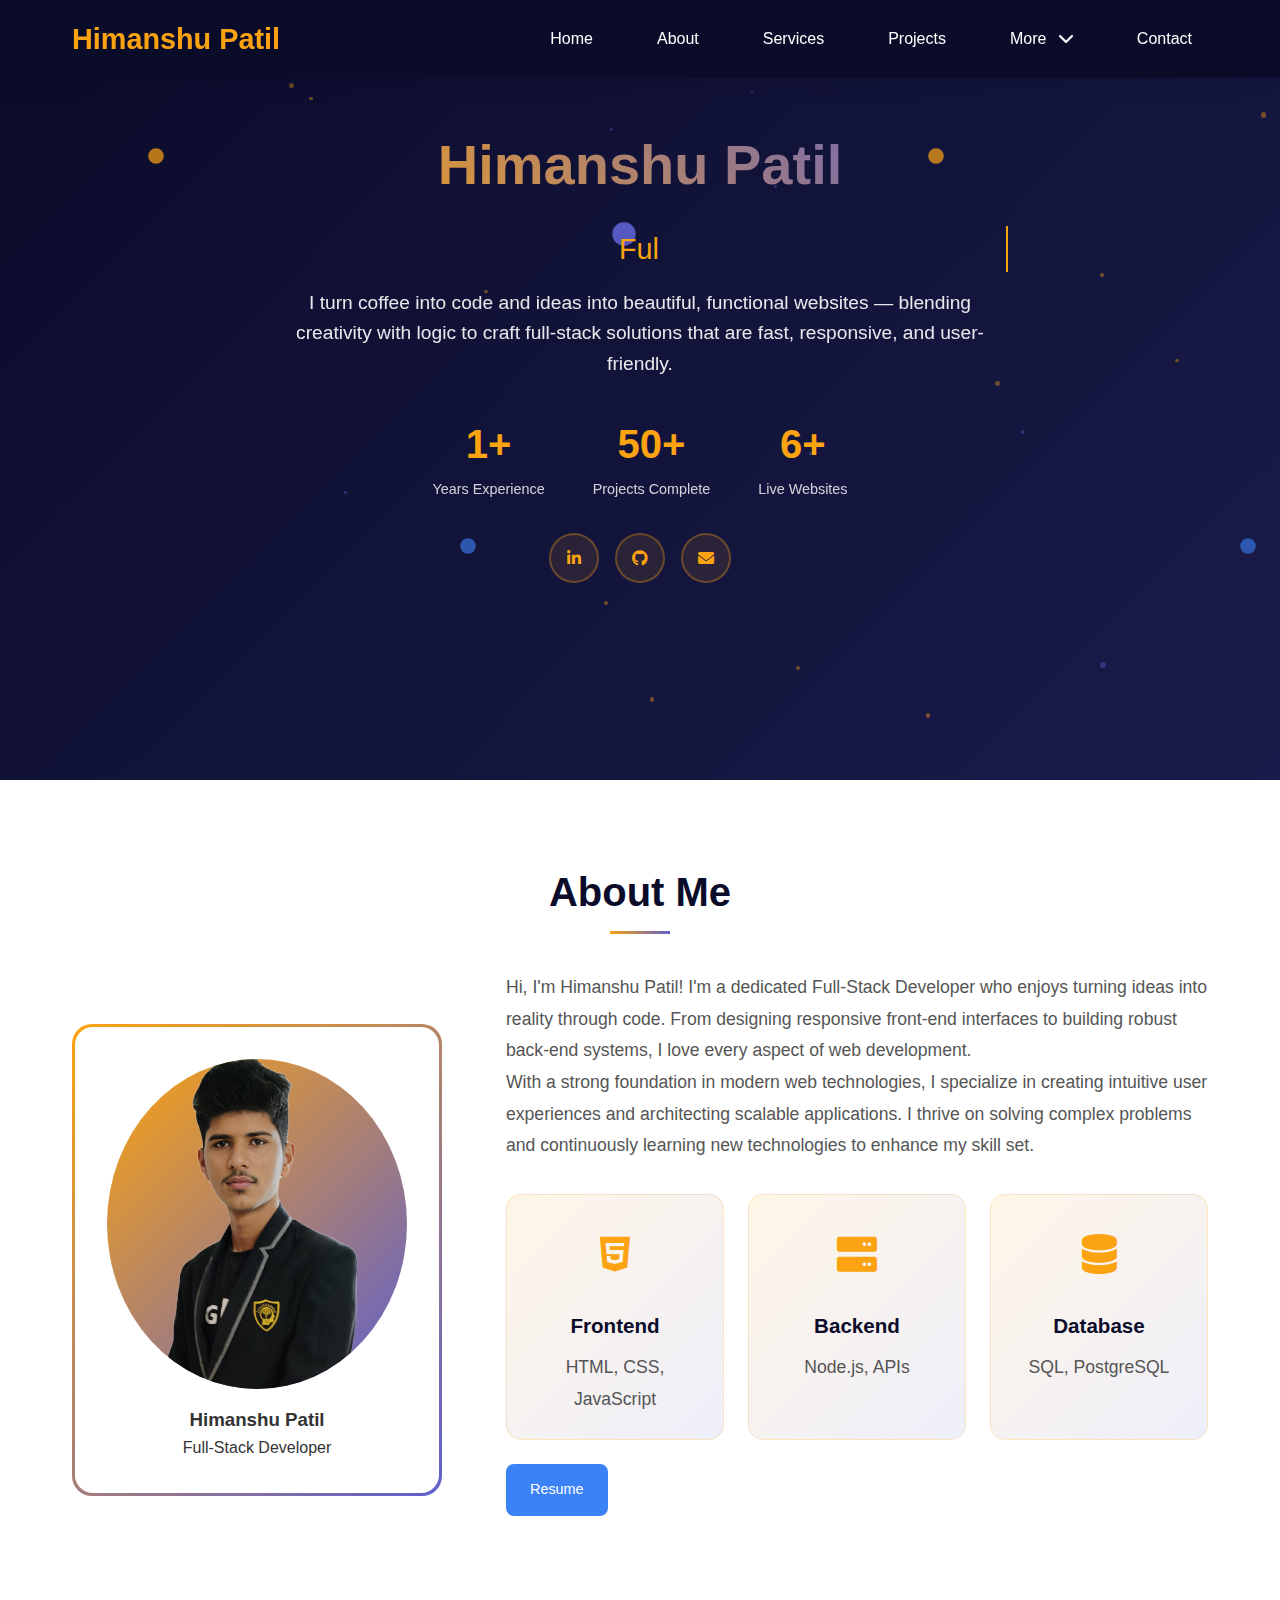
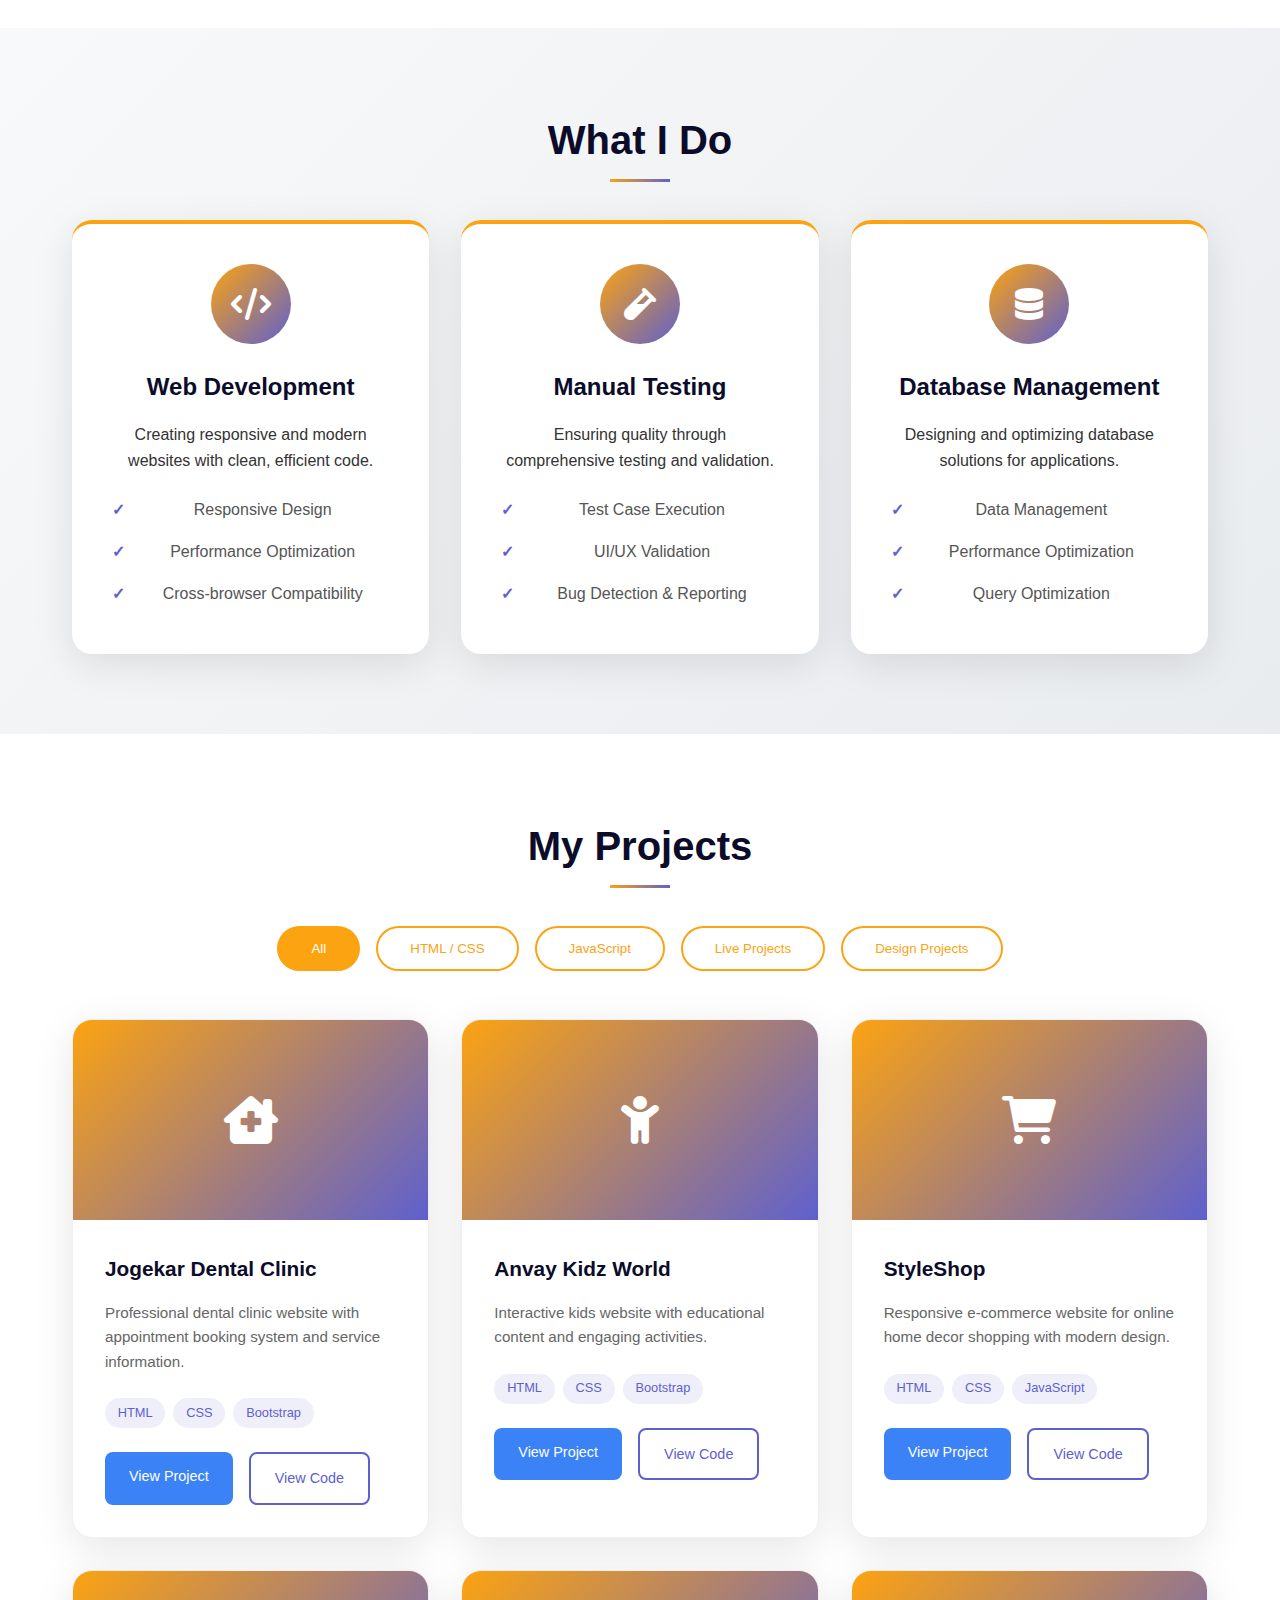
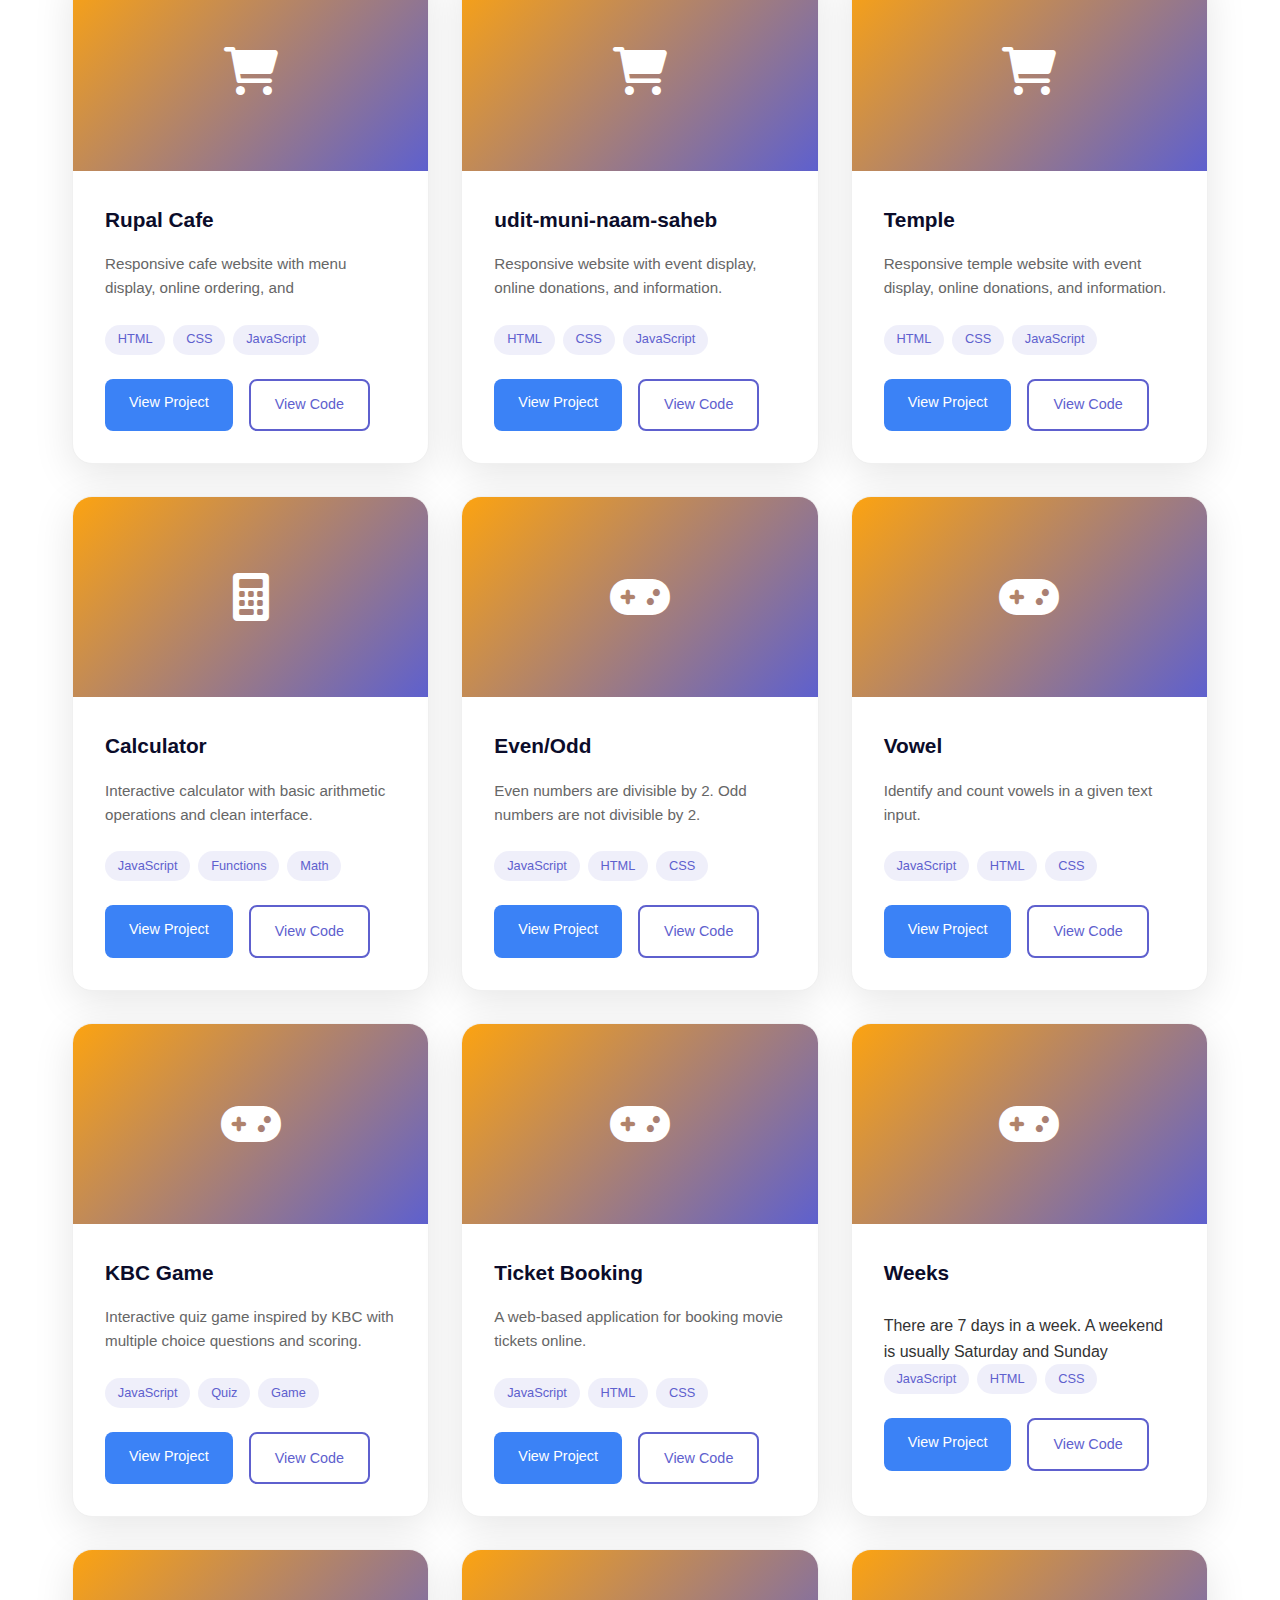
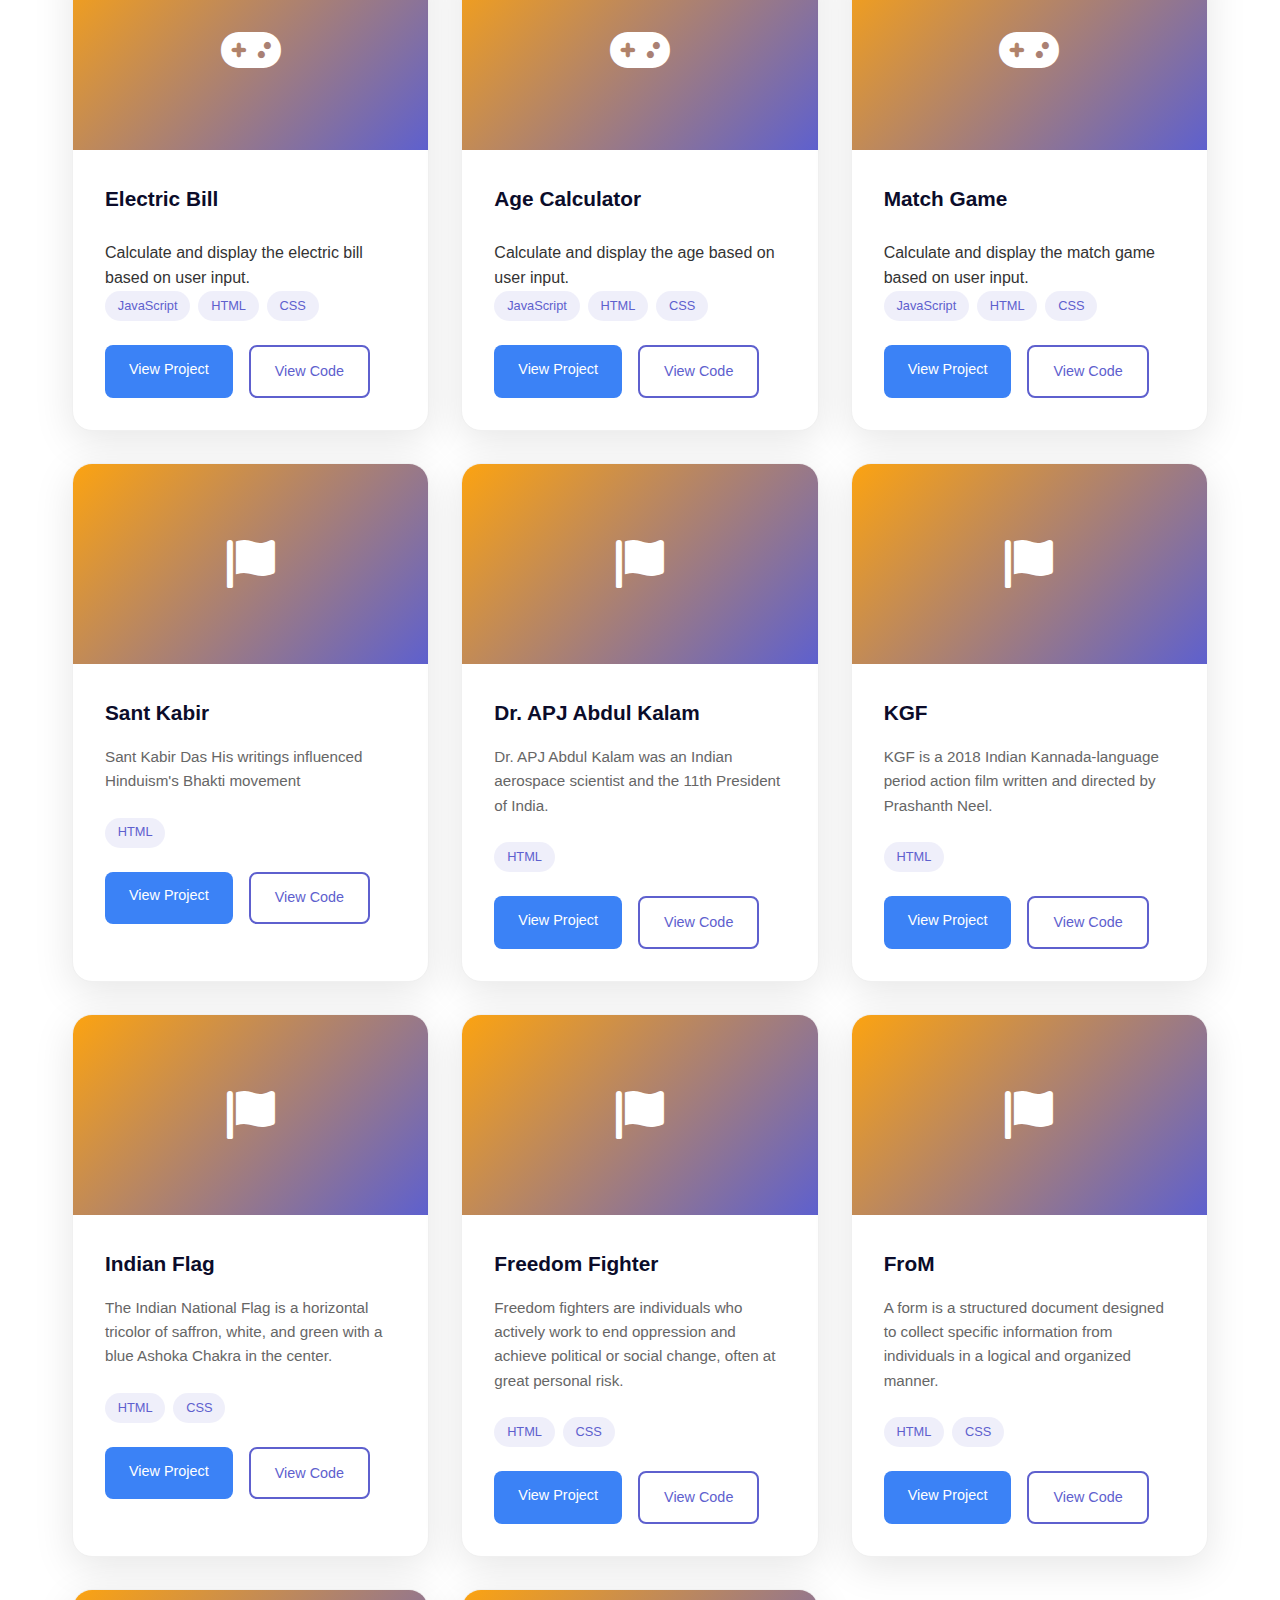
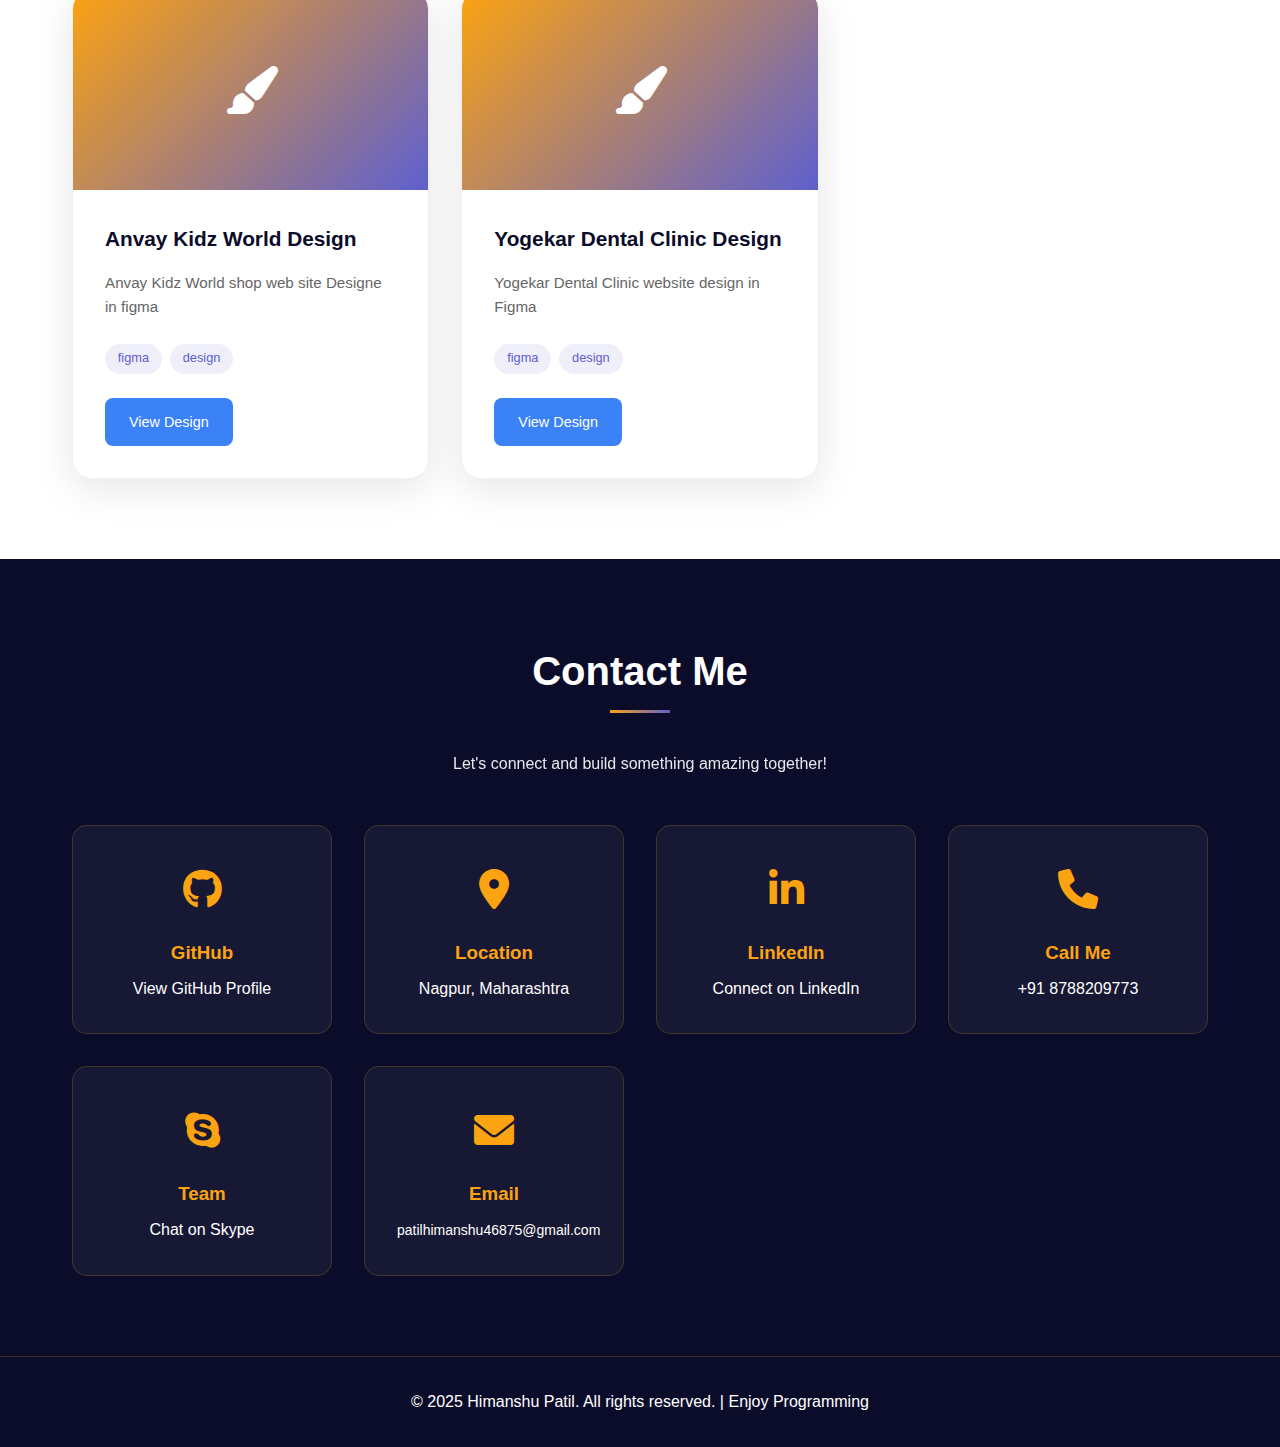
<file: index.html>
<!DOCTYPE html>
<html lang="en">

<head>
    <meta charset="UTF-8">
    <meta name="viewport" content="width=device-width, initial-scale=1.0">
    <title>Himanshu Patil - Full Stack Developer</title>
    <link href="https://cdnjs.cloudflare.com/ajax/libs/font-awesome/6.0.0/css/all.min.css" rel="stylesheet">
    <link rel="stylesheet" href="./assets/index.css">
       <!-- icons -->
    <link rel="icon" href="assets/img/himpat (2)(1)2.png" type="image/x-icon" />

</head>

<body>
    <!-- Header -->
    <header>
        <nav>
            <a href="#home" class="logo">Himanshu Patil</a>

            <div class="nav-center" id="navCenter">
                <ul class="nav-links">
                    <li><a href="#home">Home</a></li>
                    <li><a href="#about">About</a></li>
                    <li><a href="#services">Services</a></li>
                    <li><a href="#projects">Projects</a></li>
                    <li class="dropdown">
                        <a href="#" onclick="toggleDropdown(event)">
                            <span>More</span>
                            <i class="fas fa-chevron-down"></i>
                        </a>
                        <div class="dropdown-content">
                            <a href="./projects/experiences.html">Experience</a>
                             <a href="./projects/archiv.html">Certifications</a>
                           
                           
                        </div>
                    </li>
                    <li><a href="#contact">Contact</a></li>
                </ul>


            </div>


        </nav>
    </header>

    <!-- Hero Section -->
    <section id="home" class="hero">
        <div class="hero-content">
            <h1>Himanshu Patil</h1>
            <div class="hero-subtitle">Full-Stack Developer</div>
            <p>I turn coffee into code and ideas into beautiful, functional websites — blending creativity with logic to
                craft full-stack solutions that are fast, responsive, and user-friendly.</p>

            <div class="hero-stats">
                <div class="stat">
                    <span class="stat-number">1+</span>
                    <span class="stat-label">Years Experience</span>
                </div>
                <div class="stat">
                    <span class="stat-number">50+</span>
                    <span class="stat-label">Projects Complete</span>
                </div>
                <div class="stat">
                    <span class="stat-number">6+</span>
                    <span class="stat-label">Live Websites</span>
                </div>
            </div>

            <div class="social-links">
                <a href="#" class="social-link"><i class="fab fa-linkedin-in"></i></a>
                <a href="#" class="social-link"><i class="fab fa-github"></i></a>
                <a href="#" class="social-link"><i class="fas fa-envelope"></i></a>
            </div>
        </div>
    </section>

    <!-- About Section -->
    <section id="about" class="about">
        <div class="container">
            <h2 class="section-title">About Me</h2>
            <div class="about-content">
                <div class="about-image">
                    <div class="profile-card">
                        <div class="profile-inner">
                            <div class="profile-avatar">
                                <img src="./assets/img/himpat (2)(1)2.png" alt="Himanshu Patil"
                                    style="width: 100%; height: 100%; border-radius: 50%; object-fit: cover;">
                            </div>
                            <h3>Himanshu Patil</h3>
                            <p>Full-Stack Developer</p>
                        </div>
                    </div>
                </div>
                <div class="about-text">
                    <p>Hi, I'm Himanshu Patil! I'm a dedicated Full-Stack Developer who enjoys turning ideas into
                        reality through code. From designing responsive front-end interfaces to building robust back-end
                        systems, I love every aspect of web development.</p>

                    <p>With a strong foundation in modern web technologies, I specialize in creating intuitive user
                        experiences and architecting scalable applications. I thrive on solving complex problems and
                        continuously learning new technologies to enhance my skill set.</p>

                    <div class="skills-grid">
                        <div class="skill-item">
                            <div class="skill-icon"><i class="fab fa-html5"></i></div>
                            <h3>Frontend</h3>
                            <p>HTML, CSS, JavaScript</p>
                        </div>
                        <div class="skill-item">
                            <div class="skill-icon"><i class="fas fa-server"></i></div>
                            <h3>Backend</h3>
                            <p>Node.js, APIs</p>
                        </div>
                        <div class="skill-item">
                            <div class="skill-icon"><i class="fas fa-database"></i></div>
                            <h3>Database</h3>
                            <p>SQL, PostgreSQL</p>
                        </div>
                       

                         <div class="project-links">
                       
                            <a href="./projects/resume.html" class="project-link primary">Resume</a>

                        </div>
                    </div>
                </div>
            </div>
        </div>
    </section>

    <!-- Services Section -->
    <section id="services" class="services">
        <div class="container">
            <h2 class="section-title">What I Do</h2>
            <div class="services-grid">
                <div class="service-card">
                    <div class="service-icon">
                        <i class="fas fa-code"></i>
                    </div>
                    <h3>Web Development</h3>
                    <p>Creating responsive and modern websites with clean, efficient code.</p>
                    <ul class="service-features">
                        <li>Responsive Design</li>
                        <li>Performance Optimization</li>
                        <li>Cross-browser Compatibility</li>
                    </ul>
                </div>
                <div class="service-card">
                    <div class="service-icon">
                        <i class="fas fa-vial"></i>
                    </div>
                    <h3>Manual Testing</h3>
                    <p>Ensuring quality through comprehensive testing and validation.</p>
                    <ul class="service-features">
                        <li>Test Case Execution</li>
                        <li>UI/UX Validation</li>
                        <li>Bug Detection & Reporting</li>
                    </ul>
                </div>
                <div class="service-card">
                    <div class="service-icon">
                        <i class="fas fa-database"></i>
                    </div>
                    <h3>Database Management</h3>
                    <p>Designing and optimizing database solutions for applications.</p>
                    <ul class="service-features">
                        <li>Data Management</li>
                        <li>Performance Optimization</li>
                        <li>Query Optimization</li>
                    </ul>
                </div>
            </div>
        </div>
    </section>

    <!-- Projects Section -->
    <section id="projects" class="projects">
        <div class="container">
            <h2 class="section-title">My Projects</h2>

            <div class="project-filters">
                <button class="filter-btn active" data-filter="all">All</button>
                <button class="filter-btn" data-filter="html">HTML / CSS</button>
                <button class="filter-btn" data-filter="javascript">JavaScript</button>
                <button class="filter-btn" data-filter="live">Live Projects</button>
                <button class="filter-btn" data-filter="design">Design Projects</button>

            </div>


            <!-- live project -->

            <div class="projects-grid">
                <div class="project-card" data-category="live">
                    <div class="project-image">
                        <i class="fas fa-clinic-medical"></i>
                    </div>
                    <div class="project-info">
                        <h3 class="project-title">Jogekar Dental Clinic</h3>
                        <p class="project-description">Professional dental clinic website with appointment booking
                            system and service information.</p>
                        <div class="project-tags">
                            <span class="project-tag">HTML</span>
                            <span class="project-tag">CSS</span>
                      
                            <span class="project-tag">Bootstrap</span>
                        </div>
                        <div class="project-links">
                            <a href="https://himanshufullstackdeveloper.github.io/Jogekar-dental-Clinic/" class="project-link primary">View Project</a>
                            <a href="#" class="project-link secondary">View Code</a>
                        </div>
                    </div>
                </div>

                <div class="project-card" data-category="live">
                    <div class="project-image">
                        <i class="fas fa-child"></i>
                    </div>
                    <div class="project-info">
                        <h3 class="project-title">Anvay Kidz World</h3>
                        <p class="project-description">Interactive kids website with educational content and engaging
                            activities.</p>
                        <div class="project-tags">
                            <span class="project-tag">HTML</span>
                            <span class="project-tag">CSS</span>
                  
                            <span class="project-tag">Bootstrap</span>
                        </div>
                        <div class="project-links">
                            <a href="https://himanshufullstackdeveloper.github.io/Anvay-Kidz-Worlds/" class="project-link primary">View Project</a>
                            <a href="#" class="project-link secondary">View Code</a>
                        </div>
                    </div>
                </div>

                <div class="project-card" data-category="live">
                    <div class="project-image">
                        <i class="fas fa-shopping-cart"></i>
                    </div>
                    <div class="project-info">
                        <h3 class="project-title">StyleShop</h3>
                        <p class="project-description">Responsive e-commerce website for online home decor shopping with
                            modern design.</p>
                        <div class="project-tags">
                            <span class="project-tag">HTML</span>
                            <span class="project-tag">CSS</span>
                            <span class="project-tag">JavaScript</span>
                            

                        </div>
                        <div class="project-links">
                            <a href="https://himanshufullstackdeveloper.github.io/styleshop/" class="project-link primary">View Project</a>
                            <a href="#" class="project-link secondary">View Code</a>
                        </div>
                    </div>
                </div>

                <div class="project-card" data-category="live">
                    <div class="project-image">
                        <i class="fas fa-shopping-cart"></i>
                    </div>
                    <div class="project-info">
                        <h3 class="project-title">Rupal Cafe</h3>
                        <p class="project-description">Responsive cafe website with menu display, online ordering, and
                            </p>
                        <div class="project-tags">
                            <span class="project-tag">HTML</span>
                            <span class="project-tag">CSS</span>
                            <span class="project-tag">JavaScript</span>
                        </div>
                        <div class="project-links">
                            <a href="#" class="project-link primary">View Project</a>
                            <a href="#" class="project-link secondary">View Code</a>
                        </div>
                    </div>
                </div>


                <div class="project-card" data-category="live">
                    <div class="project-image">
                        <i class="fas fa-shopping-cart"></i>
                    </div>
                    <div class="project-info">
                        <h3 class="project-title">udit-muni-naam-saheb</h3>
                        <p class="project-description">Responsive  website with event display, online donations, and      
                            information.</p>
                        <div class="project-tags">
                            <span class="project-tag">HTML</span>
                            <span class="project-tag">CSS</span>
                            <span class="project-tag">JavaScript</span>
                        </div>
                        <div class="project-links">
                            <a href="https://himanshufullstackdeveloper.github.io/udit-muni-naam-saheb/" class="project-link primary">View Project</a>
                            <a href="#" class="project-link secondary">View Code</a>
                        </div>
                    </div>
                </div>




                
                <div class="project-card" data-category="live">
                    <div class="project-image">
                        <i class="fas fa-shopping-cart"></i>
                    </div>
                    <div class="project-info">
                        <h3 class="project-title">Temple</h3>
                        <p class="project-description">Responsive temple website with event display, online donations, and      
                            information.</p>
                        <div class="project-tags">
                            <span class="project-tag">HTML</span>
                            <span class="project-tag">CSS</span>
                            <span class="project-tag">JavaScript</span>
                        </div>
                        <div class="project-links">
                            <a href="https://himanshufullstackdeveloper.github.io/kabir_kuti_rohana/" class="project-link primary">View Project</a>
                            <a href="#" class="project-link secondary">View Code</a>
                        </div>
                    </div>
                </div>



                <!-- javascript project -->

                <div class="project-card" data-category="javascript">
                    <div class="project-image">
                        <i class="fas fa-calculator"></i>
                    </div>
                    <div class="project-info">
                        <h3 class="project-title">Calculator</h3>
                        <p class="project-description">Interactive calculator with basic arithmetic operations and clean
                            interface.</p>
                        <div class="project-tags">
                            <span class="project-tag">JavaScript</span>
                            <span class="project-tag">Functions</span>
                            <span class="project-tag">Math</span>
                        </div>
                        <div class="project-links">
                            <a href="./projects/calulator.html" class="project-link primary">View Project</a>
                            <a href="#" class="project-link secondary">View Code</a>
                        </div>
                    </div>
                </div>


                <div class="project-card" data-category="javascript">
                    <div class="project-image">
                        <i class="fas fa-gamepad"></i>
                    </div>
                    <div class="project-info">
                        <h3 class="project-title">Even/Odd</h3>
                        <p class="project-description">Even numbers are divisible by 2. Odd numbers are not divisible by
                            2.</p>
                        <div class="project-tags">
                            <span class="project-tag">JavaScript</span>
                            <span class="project-tag">HTML</span>
                            <span class="project-tag">CSS</span>
                        </div>
                        <div class="project-links">
                            <a href="./projects/evenorodd.html" class="project-link primary">View Project</a>
                            <a href="#" class="project-link secondary">View Code</a>
                        </div>
                    </div>
                </div>


                <div class="project-card" data-category="javascript">
                    <div class="project-image">
                        <i class="fas fa-gamepad"></i>
                    </div>
                    <div class="project-info">
                        <h3 class="project-title">Vowel</h3>
                        <p class="project-description">Identify and count vowels in a given text input.</p>
                        <div class="project-tags">
                            <span class="project-tag">JavaScript</span>
                            <span class="project-tag">HTML</span>
                            <span class="project-tag">CSS</span>
                        </div>
                        <div class="project-links">
                            <a href="./projects/vowel.html" class="project-link primary">View Project</a>
                            <a href="#" class="project-link secondary">View Code</a>
                        </div>
                    </div>
                </div>

                <div class="project-card" data-category="javascript">
                    <div class="project-image">
                        <i class="fas fa-gamepad"></i>
                    </div>
                    <div class="project-info">
                        <h3 class="project-title">KBC Game</h3>
                        <p class="project-description">Interactive quiz game inspired by KBC with multiple choice
                            questions and scoring.</p>
                        <div class="project-tags">
                            <span class="project-tag">JavaScript</span>
                            <span class="project-tag">Quiz</span>
                            <span class="project-tag">Game</span>
                        </div>
                        <div class="project-links">
                            <a href="./projects/kbcnew.html" class="project-link primary">View Project</a>
                            <a href="#" class="project-link secondary">View Code</a>
                        </div>
                    </div>
                </div>

                <div class="project-card" data-category="javascript">
                    <div class="project-image">
                        <i class="fas fa-gamepad"></i>
                    </div>
                    <div class="project-info">
                        <h3 class="project-title">Ticket Booking</h3>
                        <p class="project-description">A web-based application for booking movie tickets online.</p>
                        <div class="project-tags">
                            <span class="project-tag">JavaScript</span>
                            <span class="project-tag">HTML</span>
                            <span class="project-tag">CSS</span>
                        </div>
                        <div class="project-links">
                            <a href="./projects/ticket.html" class="project-link primary">View Project</a>
                            <a href="#" class="project-link secondary">View Code</a>
                        </div>
                    </div>
                </div>

                <div class="project-card" data-category="javascript">
                    <div class="project-image">
                        <i class="fas fa-gamepad"></i>
                    </div>
                    <div class="project-info">
                        <h3 class="project-title">Weeks</h3>
                        <p class="project-description"></p>There are 7 days in a week. A weekend is usually Saturday and
                        Sunday</p>
                        <div class="project-tags">
                            <span class="project-tag">JavaScript</span>
                            <span class="project-tag">HTML</span>
                            <span class="project-tag">CSS</span>
                        </div>
                        <div class="project-links">
                            <a href="./projects/weeks.html" class="project-link primary">View Project</a>
                            <a href="#" class="project-link secondary">View Code</a>
                        </div>
                    </div>
                </div>

                <div class="project-card" data-category="javascript">
                    <div class="project-image">
                        <i class="fas fa-gamepad"></i>
                    </div>
                    <div class="project-info">
                        <h3 class="project-title">Electric Bill</h3>
                        <p class="project-description"></p>Calculate and display the electric bill based on user input.
                        </p>
                        <div class="project-tags">
                            <span class="project-tag">JavaScript</span>
                            <span class="project-tag">HTML</span>
                            <span class="project-tag">CSS</span>
                        </div>
                        <div class="project-links">
                            <a href="./projects/electricbill.html" class="project-link primary">View Project</a>
                            <a href="#" class="project-link secondary">View Code</a>
                        </div>
                    </div>
                </div>

                <div class="project-card" data-category="javascript">
                    <div class="project-image">
                        <i class="fas fa-gamepad"></i>
                    </div>
                    <div class="project-info">
                        <h3 class="project-title">Age Calculator</h3>
                        <p class="project-description"></p>Calculate and display the age based on user input.</p>
                        <div class="project-tags">
                            <span class="project-tag">JavaScript</span>
                            <span class="project-tag">HTML</span>
                            <span class="project-tag">CSS</span>
                        </div>
                        <div class="project-links">
                            <a href="./projects/ages.html" class="project-link primary">View Project</a>
                            <a href="#" class="project-link secondary">View Code</a>
                        </div>
                    </div>
                </div>

                <div class="project-card" data-category="javascript">
                    <div class="project-image">
                        <i class="fas fa-gamepad"></i>
                    </div>
                    <div class="project-info">
                        <h3 class="project-title">Match Game</h3>
                        <p class="project-description"></p>Calculate and display the match game based on user input.</p>
                        <div class="project-tags">
                            <span class="project-tag">JavaScript</span>
                            <span class="project-tag">HTML</span>
                            <span class="project-tag">CSS</span>
                        </div>
                        <div class="project-links">
                            <a href="./projects/match.html" class="project-link primary">View Project</a>
                            <a href="#" class="project-link secondary">View Code</a>
                        </div>
                    </div>
                </div>



                <!-- HTML CSS project -->

                <div class="project-card" data-category="html">
                    <div class="project-image">
                        <i class="fas fa-flag"></i>
                    </div>
                    <div class="project-info">
                        <h3 class="project-title">Sant Kabir</h3>
                        <p class="project-description">Sant Kabir Das His writings influenced Hinduism's Bhakti movement
                        </p>
                        <div class="project-tags">
                            <span class="project-tag">HTML</span>

                        </div>
                        <div class="project-links">
                            <a href="./projects/kabir saheb.html" class="project-link primary">View Project</a>
                            <a href="#" class="project-link secondary">View Code</a>
                        </div>
                    </div>
                </div>

                <div class="project-card" data-category="html">
                    <div class="project-image">
                        <i class="fas fa-flag"></i>
                    </div>
                    <div class="project-info">
                        <h3 class="project-title">Dr. APJ Abdul Kalam</h3>
                        <p class="project-description">Dr. APJ Abdul Kalam was an Indian aerospace scientist and the
                            11th President of India.</p>
                        <div class="project-tags">
                            <span class="project-tag">HTML</span>

                        </div>
                        <div class="project-links">
                            <a href="./projects/ajabualkalam.html" class="project-link primary">View Project</a>
                            <a href="#" class="project-link secondary">View Code</a>
                        </div>
                    </div>
                </div>

                <div class="project-card" data-category="html">
                    <div class="project-image">
                        <i class="fas fa-flag"></i>
                    </div>
                    <div class="project-info">
                        <h3 class="project-title">KGF</h3>
                        <p class="project-description">KGF is a 2018 Indian Kannada-language period action film written
                            and directed by Prashanth Neel.</p>
                        <div class="project-tags">
                            <span class="project-tag">HTML</span>

                        </div>
                        <div class="project-links">
                            <a href="./projects/kgfmovies.html" class="project-link primary">View Project</a>
                            <a href="#" class="project-link secondary">View Code</a>
                        </div>
                    </div>
                </div>

                <div class="project-card" data-category="html">
                    <div class="project-image">
                        <i class="fas fa-flag"></i>
                    </div>
                    <div class="project-info">
                        <h3 class="project-title">Indian Flag</h3>
                        <p class="project-description">The Indian National Flag is a horizontal tricolor of saffron,
                            white, and green with a blue Ashoka Chakra in the center.</p>
                        <div class="project-tags">
                            <span class="project-tag">HTML</span>
                            <span class="project-tag">CSS</span>

                        </div>
                        <div class="project-links">
                            <a href="./projects/flag.html" class="project-link primary">View Project</a>
                            <a href="#" class="project-link secondary">View Code</a>
                        </div>
                    </div>
                </div>


                <div class="project-card" data-category="html">
                    <div class="project-image">
                        <i class="fas fa-flag"></i>
                    </div>
                    <div class="project-info">
                        <h3 class="project-title">Freedom Fighter</h3>
                        <p class="project-description">Freedom fighters are individuals who actively work to end
                            oppression
                            and achieve political or social change, often at great personal risk.</p>
                        <div class="project-tags">
                            <span class="project-tag">HTML </span>
                            <span class="project-tag">CSS</span>
                        </div>
                        <div class="project-links">
                            <a href="./projects/freedomfighter.html" class="project-link primary">View Project</a>
                            <a href="#" class="project-link secondary">View Code</a>
                        </div>
                    </div>
                </div>

                <div class="project-card" data-category="html">
                    <div class="project-image">
                        <i class="fas fa-flag"></i>
                    </div>
                    <div class="project-info">
                        <h3 class="project-title">FroM</h3>
                        <p class="project-description">A form is a structured document designed to collect specific
                            information from individuals in a logical and organized manner.</p>
                        <div class="project-tags">
                            <span class="project-tag">HTML </span>
                            <span class="project-tag">CSS</span>
                        </div>
                        <div class="project-links">
                            <a href="./projects/form.html" class="project-link primary">View Project</a>
                            <a href="#" class="project-link secondary">View Code</a>
                        </div>
                    </div>
                </div>



                <div class="project-card" data-category="design">
                    <div class="project-image">
                        <i class="fas fa-paint-brush"></i>
                    </div>
                    <div class="project-info">
                        <h3 class="project-title">Anvay Kidz World Design</h3>
                        <p class="project-description">Anvay Kidz World shop web site Designe in figma</p>
                        <div class="project-tags">
                            <span class="project-tag">figma</span>
                            <span class="project-tag">design</span>
                        </div>
                        <div class="project-links">
                            <a href="https://www.figma.com/design/UXaFBgOnM6CRDQFGlJgJ9q/Untitled?node-id=0-1&t=4ffduiZHOqRPhlyr-1"
                                class="project-link primary">View Design</a>

                        </div>
                    </div>
                </div>

                <div class="project-card" data-category="design">
                    <div class="project-image">
                        <i class="fas fa-paint-brush"></i>
                    </div>
                    <div class="project-info">
                        <h3 class="project-title">Yogekar Dental Clinic Design</h3>
                        <p class="project-description">Yogekar Dental Clinic website design in Figma</p>
                        <div class="project-tags">
                            <span class="project-tag">figma</span>
                            <span class="project-tag">design</span>
                            
                        </div>
                        <div class="project-links">
                            <a href="https://www.figma.com/design/OIpA5spnBx3EfTlwc6Clml/Untitled?node-id=0-1&p=f&t=NZemKGgcf73nIqUc-0"
                                class="project-link primary">View Design</a>

                        </div>
                    </div>
                </div>

            </div>
        </div>
    </section>

    <!-- Contact Section -->
    <section id="contact" class="contact">
        <div class="container">
            <h2 class="section-title" style="color: white;">Contact Me</h2>
            <p style="text-align: center; margin-bottom: 2rem; opacity: 0.9;">Let's connect and build something amazing
                together!</p>

            <div class="contact-grid">
                <div class="contact-item">
                    <div class="contact-icon">
                        <i class="fab fa-github"></i>
                    </div>
                    <h3>GitHub</h3>
                    <a href="https://github.com/HIMANSHUFULLSTACKDEVELOPER">View GitHub Profile</a>
                </div>
                <div class="contact-item">
                    <div class="contact-icon">
                        <i class="fas fa-map-marker-alt"></i>
                    </div>
                    <h3>Location</h3>
                    <p>Nagpur, Maharashtra</p>
                </div>
                <div class="contact-item">
                    <div class="contact-icon">
                        <i class="fab fa-linkedin-in"></i>
                    </div>
                    <h3>LinkedIn</h3>
                    <a href="https://www.linkedin.com/in/himanshu-patil-1630412b1">Connect on LinkedIn</a>
                </div>
                <div class="contact-item">
                    <div class="contact-icon">
                        <i class="fas fa-phone"></i>
                    </div>
                    <h3>Call Me</h3>
                    <a href="tel:+918788209773">+91 8788209773</a>
                </div>
                <div class="contact-item">
                    <div class="contact-icon">
                        <i class="fab fa-skype"></i>
                    </div>
                    <h3>Team</h3>
                    <a href="">Chat on Skype</a>
                </div>
                <div class="contact-item">
                    <div class="contact-icon">
                        <i class="fas fa-envelope"></i>
                    </div>
                    <h3>Email</h3>
                    <a style="font-size: 14px;" href="mailto:patilhimanshu46875@gmail.com">patilhimanshu46875@gmail.com</a>
                </div>
            </div>
        </div>
    </section>

    <!-- Footer -->
    <footer>
        <div class="container">
            <p>&copy; 2025 Himanshu Patil. All rights reserved. | Enjoy Programming</p>
        </div>
    </footer>


    <script src="./assets/index.js"></script>
</body>

</html>
</file>
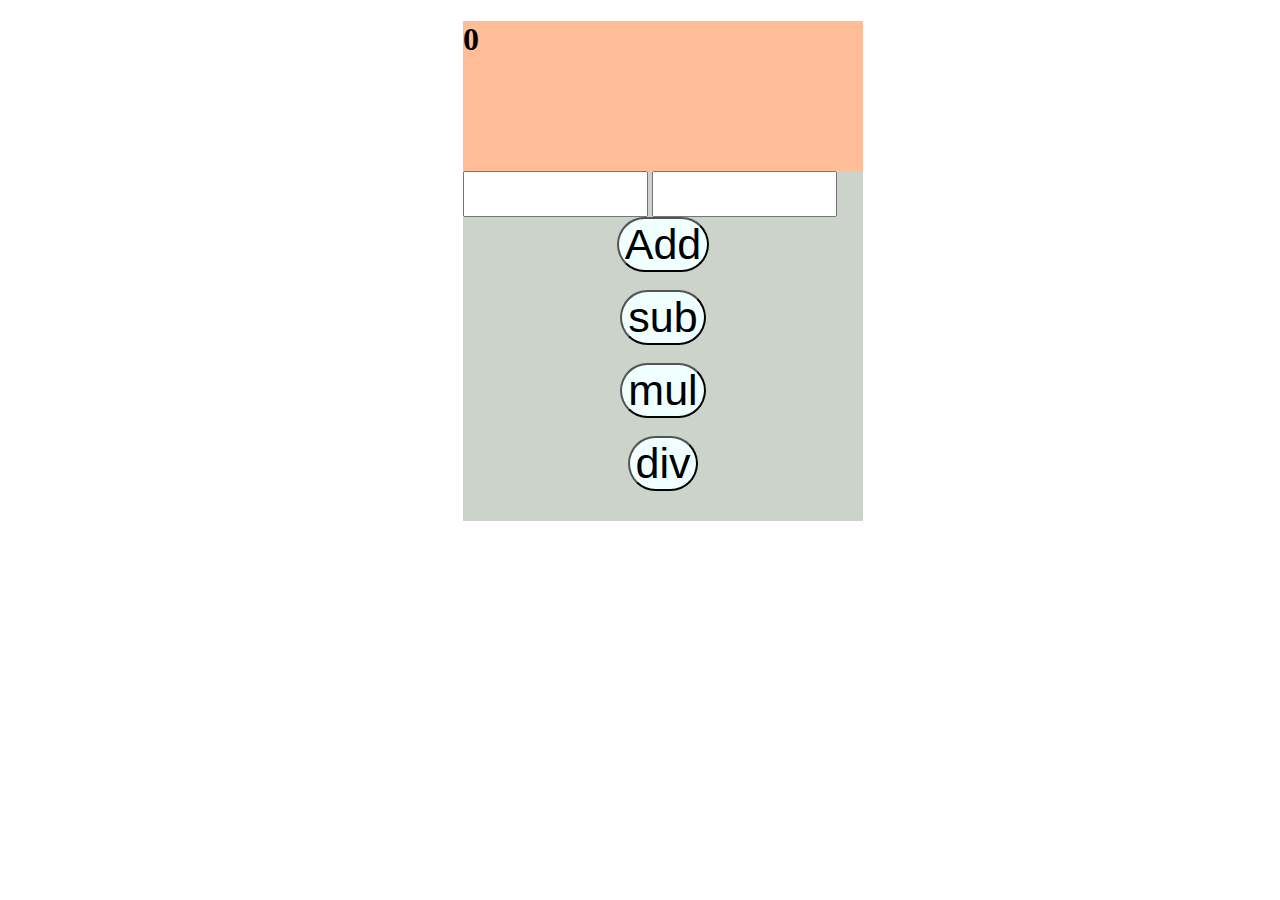
<file: projects/addorsubordiv.html>
<!DOCTYPE html>
<html>

<head>
    <!-- links -->
 <link rel="stylesheet" href="./addorsubordiv.css">
 <script src="./addorsubordiv.js"></script>
    
</head>
<!-- body -->
<body class="style">
<!-- main items -->
    <div class="st">
        <div class="main">

            <div class="top">
                <h1 id="display">0</h1>
            </div>

            <!--input2  -->
            <input type="text" id="number-one" value="" style="height: 40px; width: 150;">
            <input type="text" id="number-two" value="" style="height: 40px; width: 150;">
            <!-- + - * / is there   -->

            <div class="styl"><button class="ben" onclick="add()">Add</button></div>
            <br>
            <div class="styl"><button class="ben" onclick="sub()">sub</button></div>
            <br>
            <div class="styl"><button class="ben" onclick="mul()">mul</button></div>
            <br>
            <div class="styl"><button class="ben" onclick="div()">div</button></div>
            <br>






        </div>

    </div>
</body>

</html>
</file>
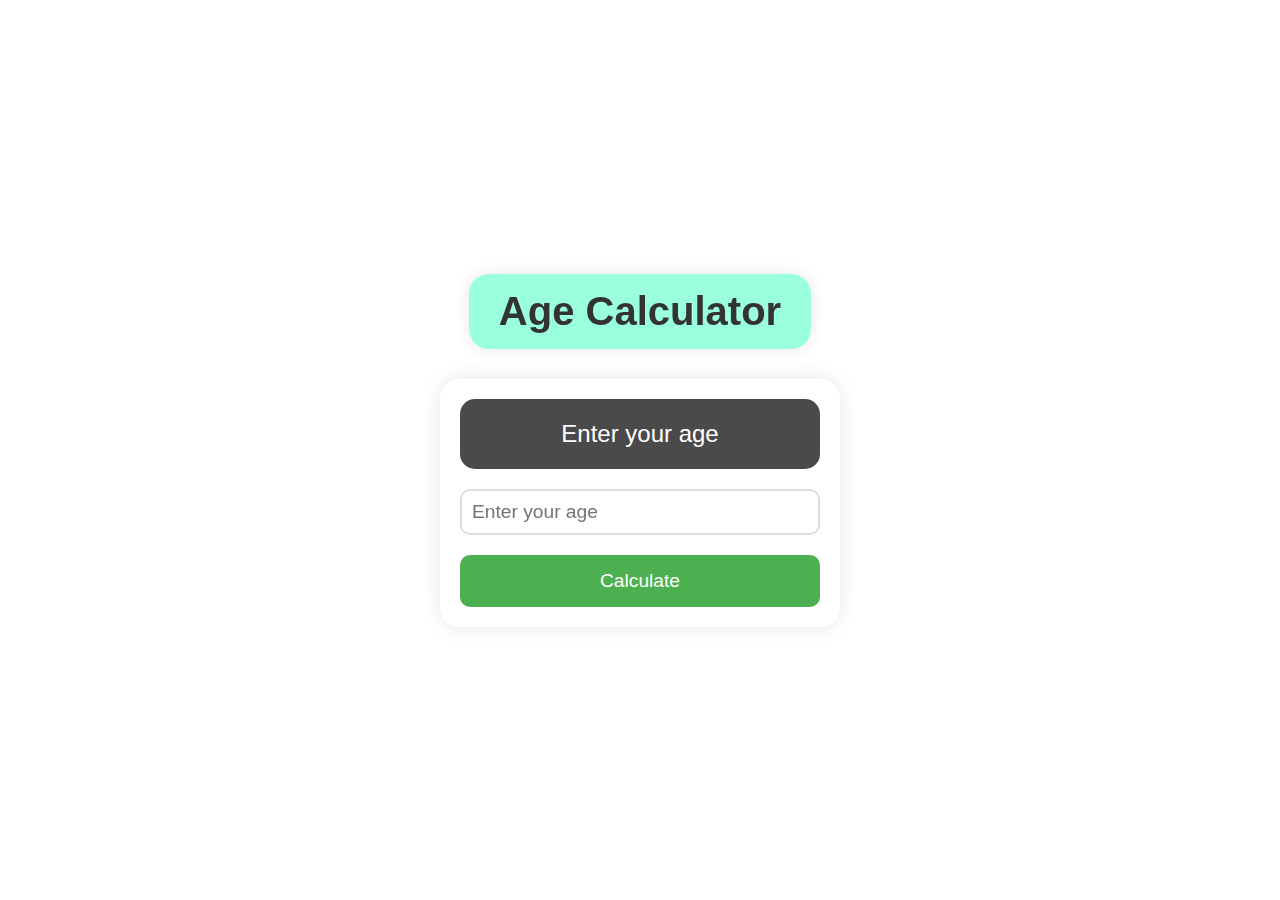
<file: projects/ages.html>
<!DOCTYPE html>
<html lang="en">
<head>
    <meta charset="UTF-8">
    <meta name="viewport" content="width=device-width, initial-scale=1.0">
    <title>Age Calculator</title>
  <link rel="stylesheet" href="./ages.css">
  <script src="./ages.js"></script>
</head>
<body>
    <!-- Header for the page -->
    <h1>Age Calculator</h1>
    <!-- Main container for the input and display area -->
    <div class="main-container">
        <!-- Display area for showing results -->
        <div id="display">Enter your age</div>
        <!-- Input field for user to enter their age -->
        <input id="numberInput" type="number" placeholder="Enter your age" min="0" max="120">
        <!-- Button to trigger age calculation -->
        <button class="button" onclick="calculateAge()">Calculate</button>
    </div>

  
</body>
</html>
</file>
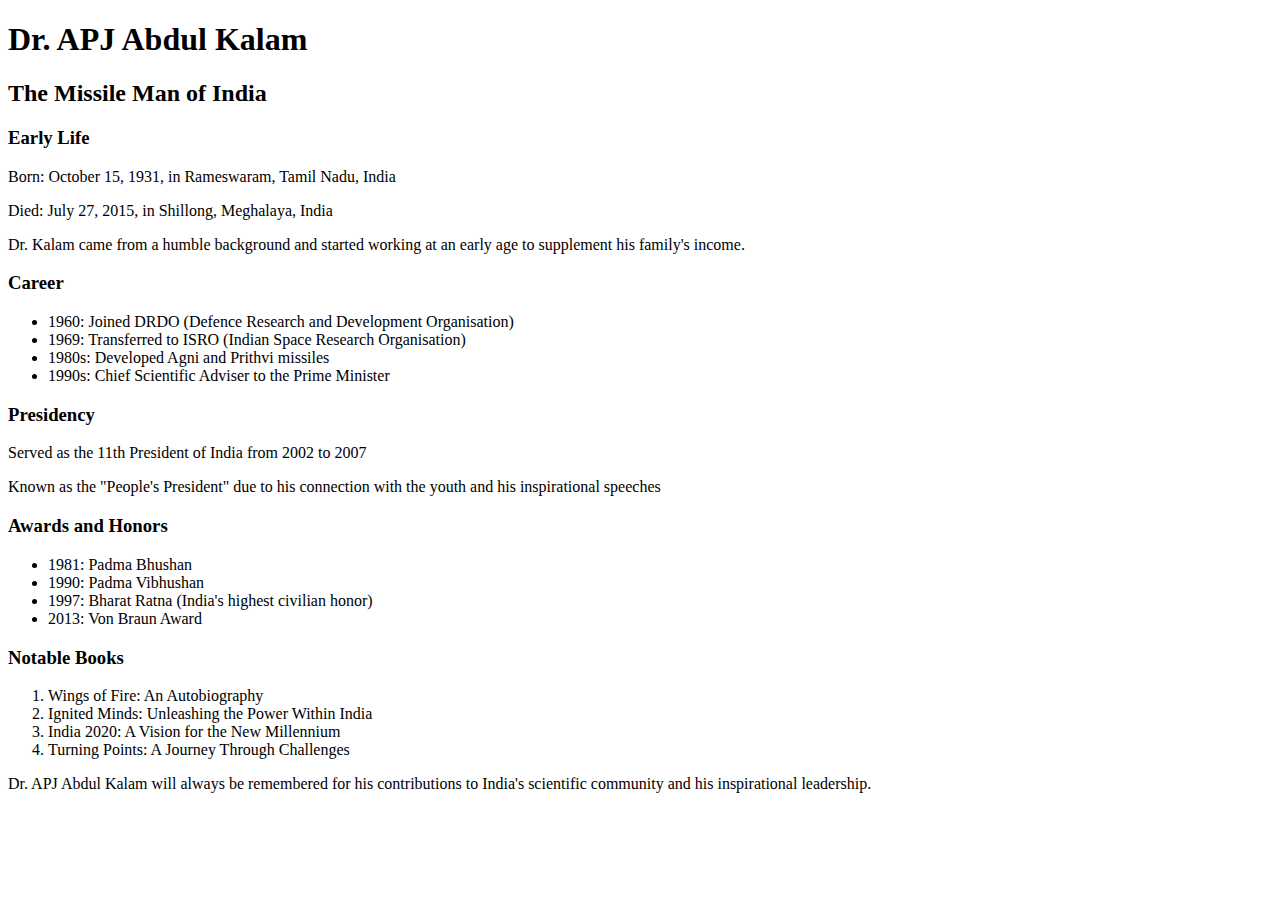
<file: projects/ajabualkalam.html>
<!DOCTYPE html>
<html lang="en">
<head>
    <meta charset="UTF-8">
    <meta name="viewport" content="width=device-width, initial-scale=1.0">
    <title>Dr. APJ Abdul Kalam - The Missile Man of India</title>
</head>
<body>
    <!-- Header section -->
    <header>
        <h1>Dr. APJ Abdul Kalam</h1>
        <h2>The Missile Man of India</h2>
    </header>

 

    <!-- Main content -->
    <main>
        <!-- Early Life section -->
        <section id="early-life">
            <h3>Early Life</h3>
            <p>Born: October 15, 1931, in Rameswaram, Tamil Nadu, India</p>
            <p>Died: July 27, 2015, in Shillong, Meghalaya, India</p>
            <p>Dr. Kalam came from a humble background and started working at an early age to supplement his family's income.</p>
        </section>

        <!-- Career section -->
        <section id="career">
            <h3>Career</h3>
            <ul>
                <li>1960: Joined DRDO (Defence Research and Development Organisation)</li>
                <li>1969: Transferred to ISRO (Indian Space Research Organisation)</li>
                <li>1980s: Developed Agni and Prithvi missiles</li>
                <li>1990s: Chief Scientific Adviser to the Prime Minister</li>
            </ul>
        </section>

        <!-- Presidency section -->
        <section id="presidency">
            <h3>Presidency</h3>
            <p>Served as the 11th President of India from 2002 to 2007</p>
            <p>Known as the "People's President" due to his connection with the youth and his inspirational speeches</p>
        </section>

        <!-- Awards section -->
        <section id="awards">
            <h3>Awards and Honors</h3>
            <ul>
                <li>1981: Padma Bhushan</li>
                <li>1990: Padma Vibhushan</li>
                <li>1997: Bharat Ratna (India's highest civilian honor)</li>
                <li>2013: Von Braun Award</li>
            </ul>
        </section>

        <!-- Books section -->
        <section id="books">
            <h3>Notable Books</h3>
            <ol>
                <li>Wings of Fire: An Autobiography</li>
                <li>Ignited Minds: Unleashing the Power Within India</li>
                <li>India 2020: A Vision for the New Millennium</li>
                <li>Turning Points: A Journey Through Challenges</li>
            </ol>
        </section>
    </main>

    <!-- Footer section -->
    <footer>
        <p>Dr. APJ Abdul Kalam will always be remembered for his contributions to India's scientific community and his inspirational leadership.</p>
    </footer>
</body>
</html>
</file>
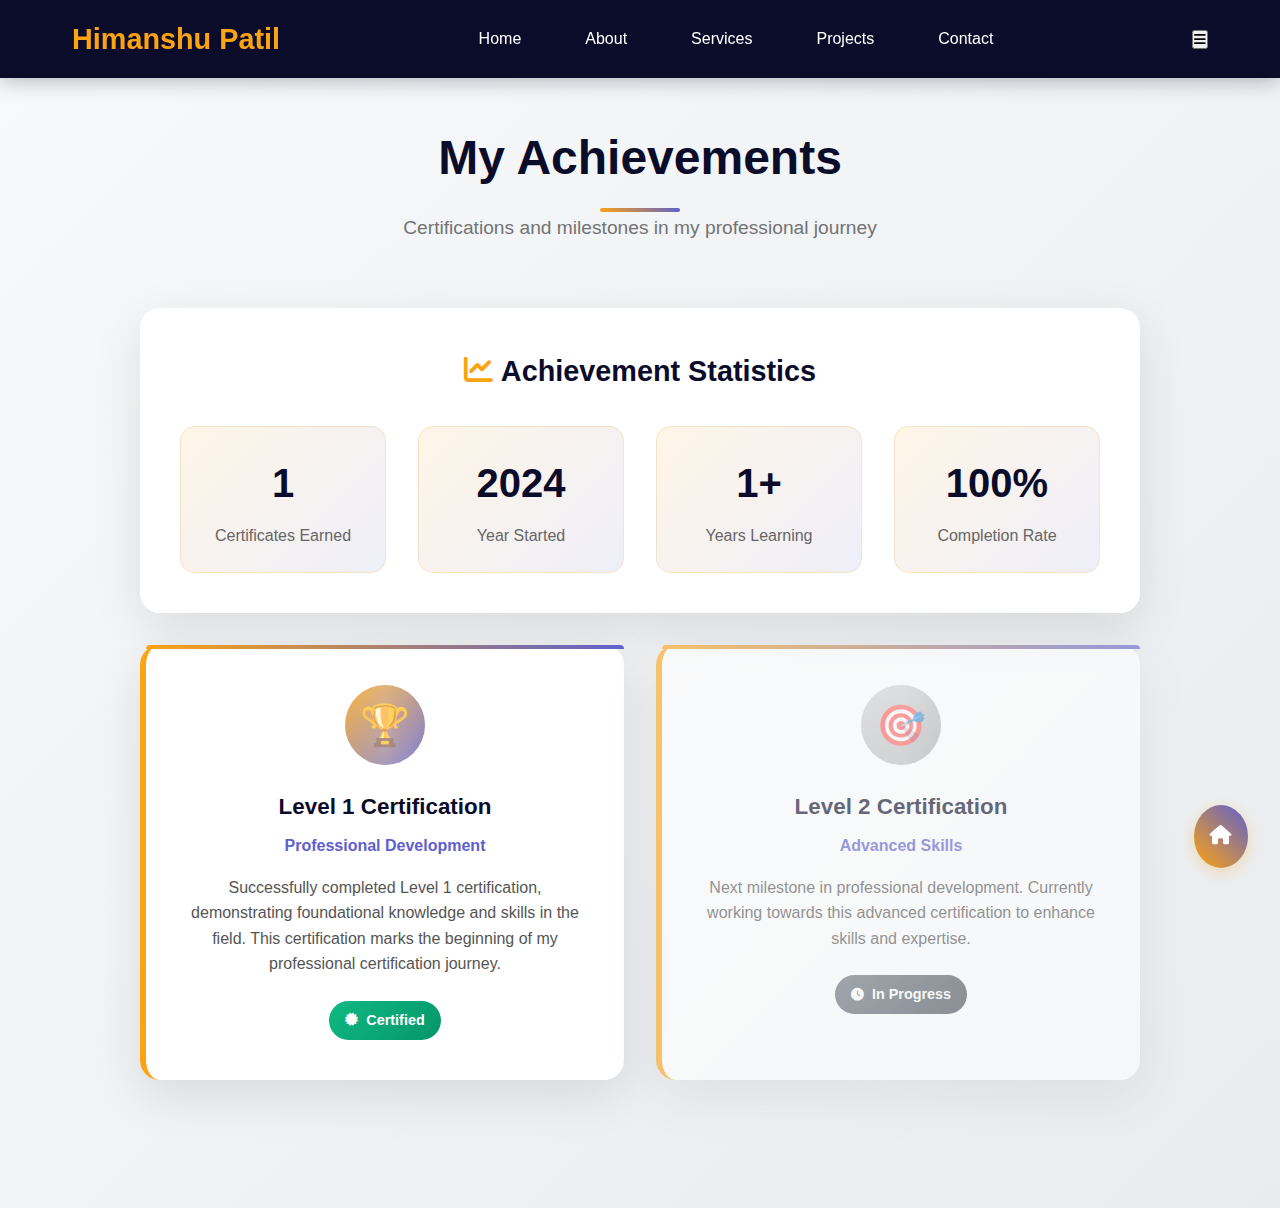
<file: projects/archiv.html>
<!DOCTYPE html>
<html lang="en">

<head>
    <meta charset="UTF-8">
    <meta name="viewport" content="width=device-width, initial-scale=1.0">
    <title>Himanshu Patil - Achievements</title>
    <link href="https://cdnjs.cloudflare.com/ajax/libs/font-awesome/6.0.0/css/all.min.css" rel="stylesheet">
    <style>
        * {
            margin: 0;
            padding: 0;
            box-sizing: border-box;
        }

        body {
            font-family: 'Segoe UI', Tahoma, Geneva, Verdana, sans-serif;
            line-height: 1.6;
            color: #333;
            background: #ffffff;
        }

        /* Header */
        header {
            background: #0b0c2a;
            color: white;
            padding: 1rem 0;
            position: fixed;
            width: 100%;
            top: 0;
            z-index: 1000;
            box-shadow: 0 2px 20px rgba(11, 12, 42, 0.3);
        }

        nav {
            display: flex;
            justify-content: space-between;
            align-items: center;
            max-width: 1200px;
            margin: 0 auto;
            padding: 0 2rem;
        }

        .logo {
            font-size: 1.8rem;
            font-weight: bold;
            color: #fca311;
            text-decoration: none;
            transition: transform 0.3s ease;
        }

        .logo:hover {
            transform: scale(1.05);
        }

        .nav-center {
            display: flex;
            align-items: center;
            gap: 3rem;
        }

        .nav-links {
            display: flex;
            list-style: none;
            gap: 2rem;
            margin: 0;
        }

        .nav-links a {
            color: white;
            text-decoration: none;
            transition: all 0.3s ease;
            font-weight: 500;
            padding: 0.5rem 1rem;
            border-radius: 5px;
            position: relative;
        }

        .nav-links a:hover {
            color: #fca311;
            transform: translateY(-2px);
        }

        .nav-links a.active {
            color: #fca311;
        }

        .nav-links a::after {
            content: '';
            position: absolute;
            bottom: -5px;
            left: 50%;
            width: 0;
            height: 2px;
            background: #fca311;
            transition: all 0.3s ease;
            transform: translateX(-50%);
        }

        .nav-links a:hover::after,
        .nav-links a.active::after {
            width: 80%;
        }

        /* Achievements Section */
        .achievements {
            padding: 120px 0 80px;
            background: linear-gradient(135deg, #f8f9fa 0%, #e9ecef 100%);
            min-height: 100vh;
        }

        .container {
            max-width: 1200px;
            margin: 0 auto;
            padding: 0 2rem;
        }

        .section-title {
            text-align: center;
            font-size: 3rem;
            margin-bottom: 1rem;
            color: #0b0c2a;
            position: relative;
        }

        .section-title::after {
            content: '';
            position: absolute;
            bottom: -15px;
            left: 50%;
            transform: translateX(-50%);
            width: 80px;
            height: 4px;
            background: linear-gradient(45deg, #fca311, #5e60ce);
            border-radius: 2px;
        }

        .section-subtitle {
            text-align: center;
            font-size: 1.2rem;
            color: #666;
            margin-bottom: 4rem;
            opacity: 0.9;
        }

        .achievements-container {
            max-width: 1000px;
            margin: 0 auto;
        }

        .achievements-grid {
            display: grid;
            grid-template-columns: repeat(auto-fit, minmax(300px, 1fr));
            gap: 2rem;
            margin-bottom: 3rem;
        }

        .achievement-card {
            background: white;
            border-radius: 20px;
            padding: 2.5rem;
            box-shadow: 0 15px 50px rgba(0, 0, 0, 0.1);
            border-left: 6px solid #fca311;
            position: relative;
            transition: all 0.3s ease;
            text-align: center;
        }

        .achievement-card:hover {
            transform: translateY(-8px);
            box-shadow: 0 25px 70px rgba(0, 0, 0, 0.15);
        }

        .achievement-card::before {
            content: '';
            position: absolute;
            top: 0;
            left: 0;
            right: 0;
            height: 4px;
            background: linear-gradient(45deg, #fca311, #5e60ce);
            border-radius: 20px 20px 0 0;
        }

        .certificate-icon {
            width: 80px;
            height: 80px;
            background: linear-gradient(135deg, #fca311, #5e60ce);
            border-radius: 50%;
            display: flex;
            align-items: center;
            justify-content: center;
            font-size: 2.5rem;
            color: white;
            margin: 0 auto 1.5rem;
            position: relative;
            overflow: hidden;
        }

        .certificate-icon::before {
            content: '';
            position: absolute;
            top: -50%;
            left: -50%;
            width: 200%;
            height: 200%;
            background: linear-gradient(45deg, transparent, rgba(255, 255, 255, 0.3), transparent);
            transform: rotate(45deg);
            animation: shimmer 2s infinite;
        }

        @keyframes shimmer {
            0% {
                transform: translateX(-100%) translateY(-100%) rotate(45deg);
            }

            100% {
                transform: translateX(100%) translateY(100%) rotate(45deg);
            }
        }

        .achievement-title {
            color: #0b0c2a;
            font-size: 1.4rem;
            font-weight: 700;
            margin-bottom: 0.5rem;
        }

        .achievement-subtitle {
            color: #5e60ce;
            font-size: 1rem;
            font-weight: 600;
            margin-bottom: 1rem;
        }

        .achievement-description {
            color: #555;
            font-size: 1rem;
            line-height: 1.6;
            margin-bottom: 1.5rem;
        }

        .achievement-badge {
            background: linear-gradient(135deg, #10b981, #059669);
            color: white;
            padding: 0.5rem 1rem;
            border-radius: 25px;
            font-size: 0.9rem;
            font-weight: 600;
            display: inline-flex;
            align-items: center;
            gap: 0.5rem;
        }

        .achievement-badge i {
            font-size: 0.8rem;
        }

        /* Stats Section */
        .stats-section {
            background: white;
            border-radius: 20px;
            padding: 2.5rem;
            box-shadow: 0 15px 50px rgba(0, 0, 0, 0.1);
            margin-bottom: 2rem;
        }

        .stats-title {
            text-align: center;
            color: #0b0c2a;
            font-size: 1.8rem;
            margin-bottom: 2rem;
            display: flex;
            align-items: center;
            justify-content: center;
            gap: 0.5rem;
        }

        .stats-title i {
            color: #fca311;
        }

        .stats-grid {
            display: grid;
            grid-template-columns: repeat(auto-fit, minmax(200px, 1fr));
            gap: 2rem;
        }

        .stat-item {
            text-align: center;
            padding: 1.5rem;
            background: linear-gradient(135deg, rgba(252, 163, 17, 0.1), rgba(94, 96, 206, 0.1));
            border-radius: 15px;
            border: 1px solid rgba(252, 163, 17, 0.2);
            transition: all 0.3s ease;
        }

        .stat-item:hover {
            transform: translateY(-3px);
            box-shadow: 0 8px 25px rgba(252, 163, 17, 0.2);
        }

        .stat-number {
            font-size: 2.5rem;
            font-weight: bold;
            color: #0b0c2a;
            margin-bottom: 0.5rem;
        }

        .stat-label {
            color: #666;
            font-size: 1rem;
            font-weight: 500;
        }

        .back-btn {
            position: fixed;
            bottom: 2rem;
            right: 2rem;
            background: linear-gradient(45deg, #fca311, #5e60ce);
            color: white;
            padding: 1rem;
            border-radius: 50%;
            text-decoration: none;
            font-size: 1.2rem;
            box-shadow: 0 4px 15px rgba(252, 163, 17, 0.3);
            transition: all 0.3s ease;
            z-index: 100;
        }

        .back-btn:hover {
            transform: translateY(-3px);
            box-shadow: 0 6px 25px rgba(252, 163, 17, 0.4);
        }

        /* Responsive Design */
        @media (max-width: 768px) {
            .section-title {
                font-size: 2.2rem;
            }

            .achievement-card {
                padding: 2rem;
            }

            .achievements-grid {
                grid-template-columns: 1fr;
            }

            .stats-grid {
                grid-template-columns: repeat(2, 1fr);
            }

            .nav-links {
                display: none;
            }
        }

        @media (max-width: 480px) {
            .stats-grid {
                grid-template-columns: 1fr;
            }
        }

        /* Animations */
        @keyframes fadeInUp {
            from {
                opacity: 0;
                transform: translateY(30px);
            }

            to {
                opacity: 1;
                transform: translateY(0);
            }
        }

        .fade-in-up {
            animation: fadeInUp 0.8s ease forwards;
        }

        html {
            scroll-behavior: smooth;
        }

        /* Certificate Modal */
        .certificate-modal {
            display: none;
            position: fixed;
            z-index: 2000;
            left: 0;
            top: 0;
            width: 100%;
            height: 100%;
            background-color: rgba(0, 0, 0, 0.8);
            backdrop-filter: blur(5px);
        }

        .modal-content {
            background-color: white;
            margin: 5% auto;
            padding: 2rem;
            border-radius: 20px;
            width: 90%;
            max-width: 600px;
            position: relative;
            animation: modalSlideIn 0.3s ease;
        }

        @keyframes modalSlideIn {
            from {
                opacity: 0;
                transform: translateY(-50px);
            }

            to {
                opacity: 1;
                transform: translateY(0);
            }
        }

        .close {
            color: #aaa;
            float: right;
            font-size: 28px;
            font-weight: bold;
            cursor: pointer;
            position: absolute;
            right: 1rem;
            top: 1rem;
        }

        .close:hover {
            color: #000;
        }

        .certificate-preview {
            text-align: center;
            padding: 2rem;
            border: 3px solid #fca311;
            border-radius: 15px;
            background: linear-gradient(135deg, #f8f9fa, #ffffff);
        }

        .certificate-preview h3 {
            color: #0b0c2a;
            font-size: 1.5rem;
            margin-bottom: 1rem;
        }

        .certificate-preview p {
            color: #666;
            margin-bottom: 0.5rem;
        }



        .certificate-img {
  width: 322px;
  max-width: 100%;
  height: auto;
  display: block;
  margin: 0 auto;
}

/* Media Query for small screens */
@media (max-width: 768px) {
  .certificate-img {
    width: 90%; /* Make it responsive */
  }
}

    </style>
</head>

<body>
    <!-- Header -->
    <header>
        <nav>
            <a href="#home" class="logo">Himanshu Patil</a>

            <div class="nav-center" id="navCenter">
                <ul class="nav-links">
                    <li><a href="../index.html">Home</a></li>
                    <li><a href="../index.html#about">About</a></li>
                    <li><a href="../index.html#services">Services</a></li>
                    <li><a href="../index.html#projects">Projects</a></li>
                    <li><a href="../index.html#contact">Contact</a></li>
                </ul>


            </div>


        </nav>
    </header>

    <!-- Achievements Section -->
    <section class="achievements">
        <div class="container">
            <h1 class="section-title fade-in-up">My Achievements</h1>
            <p class="section-subtitle fade-in-up">Certifications and milestones in my professional journey</p>

            <div class="achievements-container">
                <!-- Statistics Section -->
                <div class="stats-section fade-in-up">
                    <h2 class="stats-title">
                        <i class="fas fa-chart-line"></i>
                        Achievement Statistics
                    </h2>
                    <div class="stats-grid">
                        <div class="stat-item">
                            <div class="stat-number">1</div>
                            <div class="stat-label">Certificates Earned</div>
                        </div>
                        <div class="stat-item">
                            <div class="stat-number">2024</div>
                            <div class="stat-label">Year Started</div>
                        </div>
                        <div class="stat-item">
                            <div class="stat-number">1+</div>
                            <div class="stat-label">Years Learning</div>
                        </div>
                        <div class="stat-item">
                            <div class="stat-number">100%</div>
                            <div class="stat-label">Completion Rate</div>
                        </div>
                    </div>
                </div>

                <!-- Certificates Grid -->
                <div class="achievements-grid">
                    <div class="achievement-card fade-in-up" onclick="openCertificateModal()">
                        <div class="certificate-icon">
                            🏆
                        </div>
                        <h3 class="achievement-title">Level 1 Certification</h3>
                        <p class="achievement-subtitle">Professional Development</p>
                        <p class="achievement-description">
                            Successfully completed Level 1 certification, demonstrating foundational knowledge and
                            skills in the field. This certification marks the beginning of my professional certification
                            journey.
                        </p>
                        <span class="achievement-badge">
                            <i class="fas fa-certificate"></i>
                            Certified
                        </span>
                    </div>

                    <!-- Placeholder for future achievements -->
                    <div class="achievement-card fade-in-up" style="opacity: 0.6; cursor: default;">
                        <div class="certificate-icon" style="background: linear-gradient(135deg, #ccc, #999);">
                            🎯
                        </div>
                        <h3 class="achievement-title">Level 2 Certification</h3>
                        <p class="achievement-subtitle">Advanced Skills</p>
                        <p class="achievement-description">
                            Next milestone in professional development. Currently working towards this advanced
                            certification to enhance skills and expertise.
                        </p>
                        <span class="achievement-badge" style="background: linear-gradient(135deg, #6c757d, #495057);">
                            <i class="fas fa-clock"></i>
                            In Progress
                        </span>
                    </div>
                </div>
            </div>
        </div>
    </section>

    <!-- Certificate Modal -->
    <div id="certificateModal" class="certificate-modal">
        <div class="modal-content">
            <span class="close">&times;</span>
            <div class="certificate-preview">
                <h3>🏆 Level 1 Certification</h3>
               <img class="certificate-img" src="../assets/img/certificate.jpg" alt="Certificate">


                <p style="margin-top: 1.5rem; font-style: italic; color: #fca311;">
                    "This certification validates the completion of Level 1 requirements and demonstrates commitment to
                    professional growth."
                </p>
            </div>
        </div>
    </div>

    <!-- Back to Home Button -->
    <a href="../index.html" class="back-btn" title="Back to Home">
        <i class="fas fa-home"></i>
    </a>

    <script>
        // Fade-in Animation on Scroll
        const observer = new IntersectionObserver(entries => {
            entries.forEach(entry => {
                if (entry.isIntersecting) {
                    entry.target.classList.add('fade-in-up');
                }
            });
        }, {
            threshold: 0.1,
            rootMargin: '0px 0px -50px 0px'
        });

        document.querySelectorAll('.fade-in-up').forEach(el => observer.observe(el));

        // Certificate Modal Functionality
        function openCertificateModal() {
            document.getElementById('certificateModal').style.display = 'block';
        }

        function closeCertificateModal() {
            document.getElementById('certificateModal').style.display = 'none';
        }

        // Close modal when clicking the X
        document.querySelector('.close').addEventListener('click', closeCertificateModal);

        // Close modal when clicking outside
        window.addEventListener('click', (event) => {
            const modal = document.getElementById('certificateModal');
            if (event.target === modal) {
                closeCertificateModal();
            }
        });

        // Stats Animation
        function animateStats() {
            const stats = document.querySelectorAll('.stat-number');
            stats.forEach(stat => {
                const target = stat.textContent.includes('%') ?
                    parseInt(stat.textContent) :
                    stat.textContent.includes('+') ?
                        parseInt(stat.textContent) :
                        parseInt(stat.textContent);

                if (isNaN(target)) return;

                let current = 0;
                const increment = target / 50;
                const suffix = stat.textContent.includes('+') ? '+' :
                    stat.textContent.includes('%') ? '%' : '';

                const timer = setInterval(() => {
                    current += increment;
                    if (current >= target) {
                        current = target;
                        clearInterval(timer);
                    }
                    stat.textContent = Math.floor(current) + suffix;
                }, 40);
            });
        }

        // Trigger stats animation when page loads
        window.addEventListener('load', () => {
            setTimeout(animateStats, 1000);
        });

        // Smooth scrolling for navigation
        document.querySelectorAll('a[href^="#"]').forEach(anchor => {
            anchor.addEventListener('click', function (e) {
                e.preventDefault();
                const target = document.querySelector(this.getAttribute('href'));
                if (target) {
                    target.scrollIntoView({
                        behavior: 'smooth'
                    });
                }
            });
        });

        // Mobile Menu Toggle (same as experience page)
        function createMobileMenu() {
            const nav = document.querySelector('nav');
            const navLinks = document.querySelector('.nav-links');
            if (!nav || !navLinks) return;

            const mobileMenuBtn = document.createElement('button');
            mobileMenuBtn.innerHTML = '<i class="fas fa-bars"></i>';
            mobileMenuBtn.classList.add('mobile-menu-btn');
            nav.appendChild(mobileMenuBtn);

            mobileMenuBtn.addEventListener('click', () => {
                navLinks.classList.toggle('mobile-active');
            });

            navLinks.querySelectorAll('a').forEach(link => {
                link.addEventListener('click', () => {
                    navLinks.classList.remove('mobile-active');
                });
            });

            const style = document.createElement('style');
            style.textContent = `
                @media (max-width: 768px) {
                    .mobile-menu-btn {
                        display: block;
                        background: none;
                        border: none;
                        color: white;
                        font-size: 1.5rem;
                        cursor: pointer;
                        padding: 0.5rem;
                    }
                    .nav-links {
                        position: absolute;
                        top: 100%;
                        left: 0;
                        width: 100%;
                        background: #0b0c2a;
                        flex-direction: column;
                        padding: 1rem 0;
                        transform: translateY(-100%);
                        opacity: 0;
                        visibility: hidden;
                        transition: all 0.3s ease;
                        display: flex !important;
                    }
                    .nav-links.mobile-active {
                        transform: translateY(0);
                        opacity: 1;
                        visibility: visible;
                    }
                    .nav-links li {
                        margin: 0.5rem 0;
                    }
                }
            `;
            document.head.appendChild(style);
        }

        createMobileMenu();
    </script>
</body>

</html>
</file>
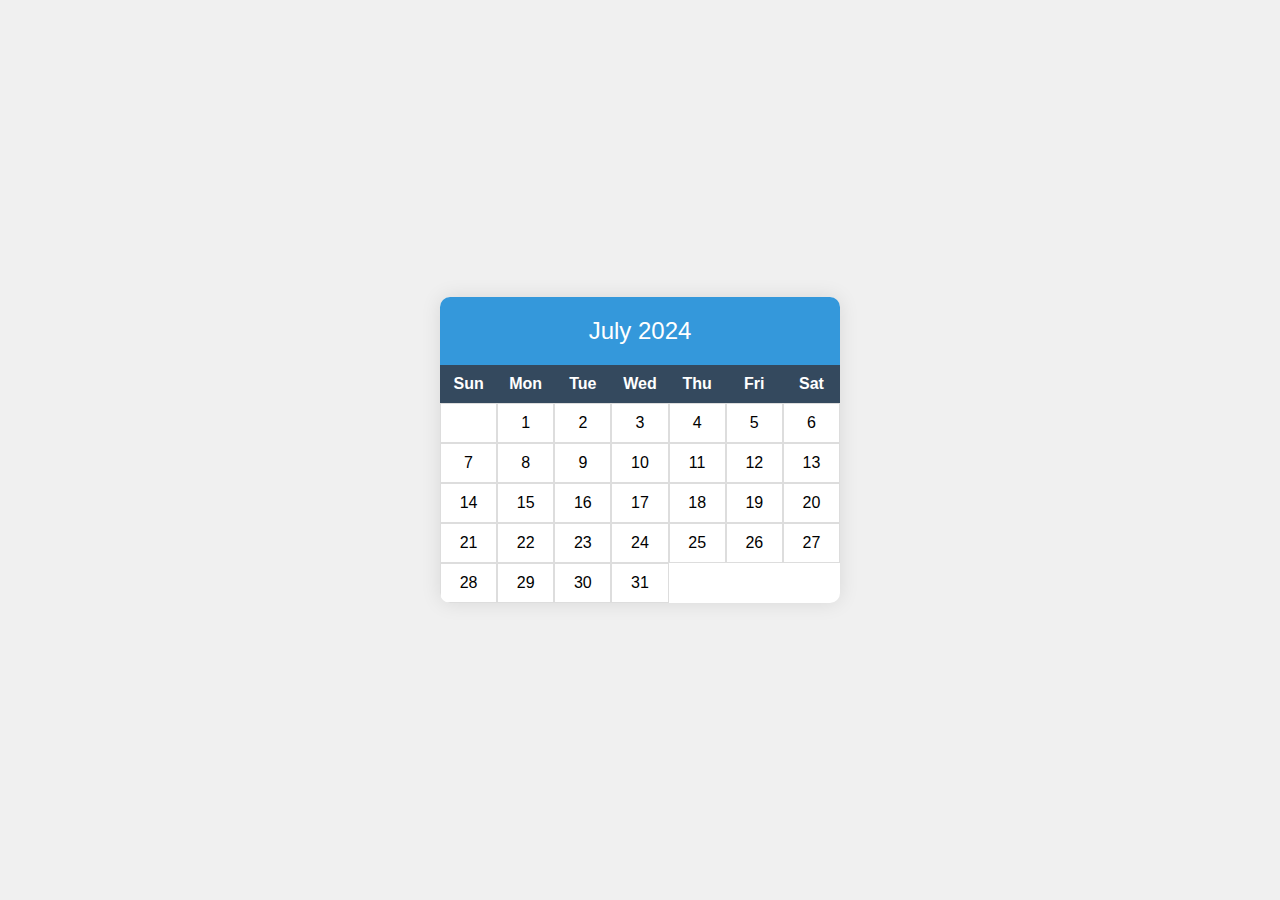
<file: projects/calenders.html>
<!DOCTYPE html>
<html lang="en">

<head>
    <meta charset="UTF-8">
    <meta name="viewport" content="width=device-width, initial-scale=1.0">
    <title>July 2024 Calendar</title>
    <style>
        /* Basic reset and body styles */
        * {
            box-sizing: border-box;
            margin: 0;
            padding: 0;
        }

        body {
            font-family: Arial, sans-serif;
            background-color: #f0f0f0;
            display: flex;
            justify-content: center;
            align-items: center;
            min-height: 100vh;
            padding: 20px;
        }

        /* Calendar container styles */
        .calendar {
            background-color: #fff;
            border-radius: 10px;
            box-shadow: 0 0 20px rgba(0, 0, 0, 0.1);
            overflow: hidden;
            width: 100%;
            max-width: 400px;
        }

        /* Header styles */
        .header {
            background-color: #3498db;
            color: #fff;
            padding: 20px;
            text-align: center;
            font-size: 24px;
        }

        /* Weekdays row styles */
        .weekdays {
            display: flex;
            background-color: #34495e;
            color: #fff;
            font-weight: bold;
        }

        .weekdays div {
            flex: 1;
            text-align: center;
            padding: 10px;
        }

        /* Days grid styles */
        .days {
            display: grid;
            grid-template-columns: repeat(7, 1fr);
        }

        .days div {
            padding: 10px;
            text-align: center;
            border: 1px solid #ddd;
        }

        /* Highlight current day (for demo purposes, set to July 5th) */
        .days div:nth-child(8.12) {
            background-color: #3498db;
            color: #fff;
            font-weight: bold;
        }

        /* Media query for smaller screens */
        @media screen and (max-width: 400px) {

            .weekdays div,
            .days div {
                padding: 5px;
                font-size: 14px;
            }
        }
    </style>
</head>

<body>
    <!-- Calendar container -->
    <div class="calendar">
        <!-- Calendar header -->
        <div class="header">July 2024</div>

        <!-- Weekdays row -->
        <div class="weekdays">
            <div>Sun</div>
            <div>Mon</div>
            <div>Tue</div>
            <div>Wed</div>
            <div>Thu</div>
            <div>Fri</div>
            <div>Sat</div>
        </div>

        <!-- Calendar days -->
        <div class="days">
            <!-- Empty cells for days before July 1st -->
            <div></div>
            <!-- Days of July 2024 -->
            <div>1</div>
            <div>2</div>
            <div>3</div>
            <div>4</div>
            <div>5</div>
            <div>6</div>
            <div>7</div>
            <div>8</div>
            <div>9</div>
            <div>10</div>
            <div>11</div>
            <div>12</div>
            <div>13</div>
            <div>14</div>
            <div>15</div>
            <div>16</div>
            <div>17</div>
            <div>18</div>
            <div>19</div>
            <div>20</div>
            <div>21</div>
            <div>22</div>
            <div>23</div>
            <div>24</div>
            <div>25</div>
            <div>26</div>
            <div>27</div>
            <div>28</div>
            <div>29</div>
            <div>30</div>
            <div>31</div>
        </div>
    </div>
</body>

</html>
</file>
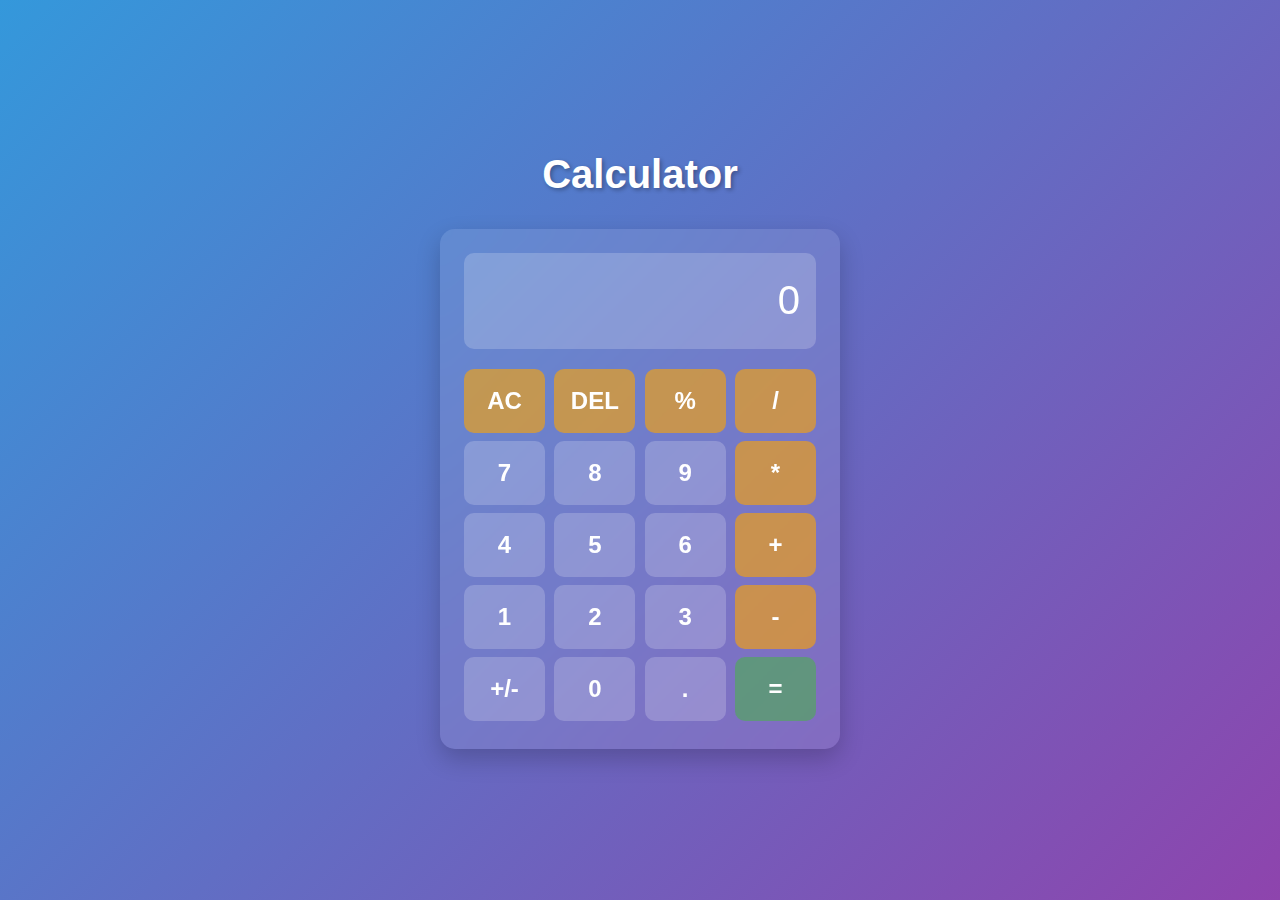
<file: projects/calulator.html>
<!DOCTYPE html>
<html lang="en">
<head>
    <meta charset="UTF-8">
    <meta name="viewport" content="width=device-width, initial-scale=1.0">
    <title>Calculator</title>
<link rel="stylesheet" href="./calulators.css">
  
</head>
<body>
    <h1>Calculator</h1>
    <div class="calculator">
        <div class="display">
            <input type="text" id="inputbox" value="0" readonly aria-label="Calculator display">
        </div>
        <!-- Calculator buttons -->
        <div class="row">
            <button type="button" class="opr" aria-label="Clear all">AC</button>
            <button type="button" class="opr" aria-label="Delete">DEL</button>
            <button type="button" class="opr" aria-label="Percentage">%</button>
            <button type="button" class="opr" aria-label="Divide">/</button>
        </div>
        <div class="row">
            <button type="button" aria-label="Seven">7</button>
            <button type="button" aria-label="Eight">8</button>
            <button type="button" aria-label="Nine">9</button>
            <button type="button" class="opr" aria-label="Multiply">*</button>
        </div>
        <div class="row">
            <button type="button" aria-label="Four">4</button>
            <button type="button" aria-label="Five">5</button>
            <button type="button" aria-label="Six">6</button>
            <button type="button" class="opr" aria-label="Add">+</button>
        </div>
        <div class="row">
            <button type="button" aria-label="One">1</button>
            <button type="button" aria-label="Two">2</button>
            <button type="button" aria-label="Three">3</button>
            <button type="button" class="opr" aria-label="Subtract">-</button>
        </div>
        <div class="row">
            <button type="button" id="fff" aria-label="Change sign">+/-</button>
            <button type="button" aria-label="Zero">0</button>
            <button type="button" aria-label="Decimal point">.</button>
            <button type="button" id="ecc" aria-label="Equals">=</button>
        </div>
    </div>
    <script src="./calulators.js">
     
    </script>
</body>
</html>
</file>
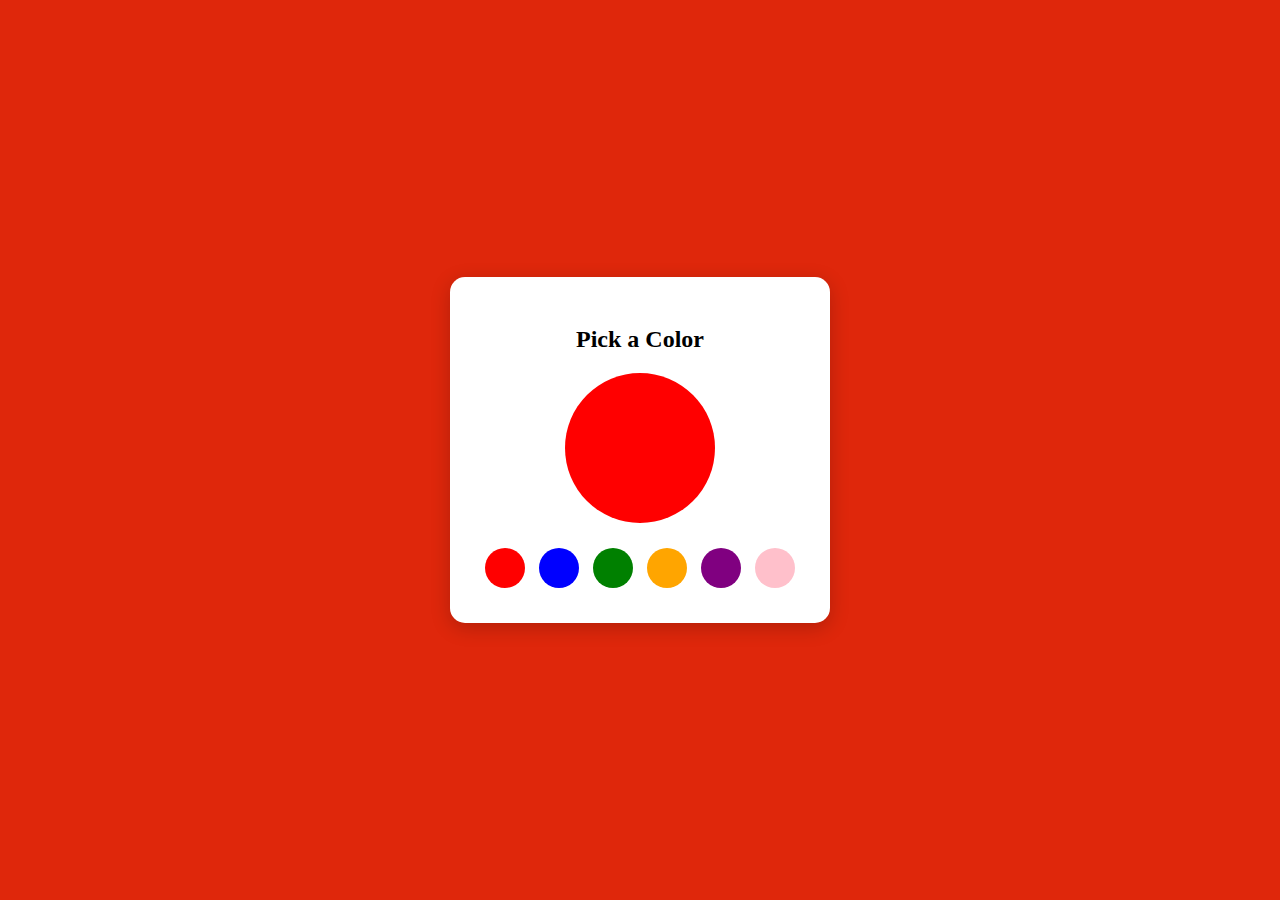
<file: projects/color.html>
<!DOCTYPE html>
<html>
<head>
    <title>Color Button</title>
    <style>
        body {
            display: flex;
            justify-content: center;
            align-items: center;
            height: 100vh;
            margin: 0;
            background: #df270b;
            transition: background 0.5s;
        }
        
        .container {
            text-align: center;
            background: white;
            padding: 30px;
            border-radius: 15px;
            box-shadow: 0 5px 20px rgba(0,0,0,0.2);
        }
        
        .color-display {
            width: 150px;
            height: 150px;
            border-radius: 50%;
            background: red;
            margin: 20px auto;
            transition: background 0.3s;
        }
        
        .color-btn {
            width: 40px;
            height: 40px;
            border: none;
            border-radius: 50%;
            margin: 5px;
            cursor: pointer;
            transition: transform 0.2s;
        }
        
        .color-btn:hover {
            transform: scale(1.2);
        }
    </style>
</head>
<body>
    <div class="container">
        <h2>Pick a Color</h2>
        <div class="color-display" id="display"></div>
        <div>
            <button class="color-btn" style="background: red" onclick="changeColor('red')"></button>
            <button class="color-btn" style="background: blue" onclick="changeColor('blue')"></button>
            <button class="color-btn" style="background: green" onclick="changeColor('green')"></button>
            <button class="color-btn" style="background: orange" onclick="changeColor('orange')"></button>
            <button class="color-btn" style="background: purple" onclick="changeColor('purple')"></button>
            <button class="color-btn" style="background: pink" onclick="changeColor('pink')"></button>
        </div>
    </div>

    <script>
        function changeColor(color) {
            document.getElementById('display').style.background = color;
            document.body.style.background = color;
        }
    </script>
</body>
</html>
</file>
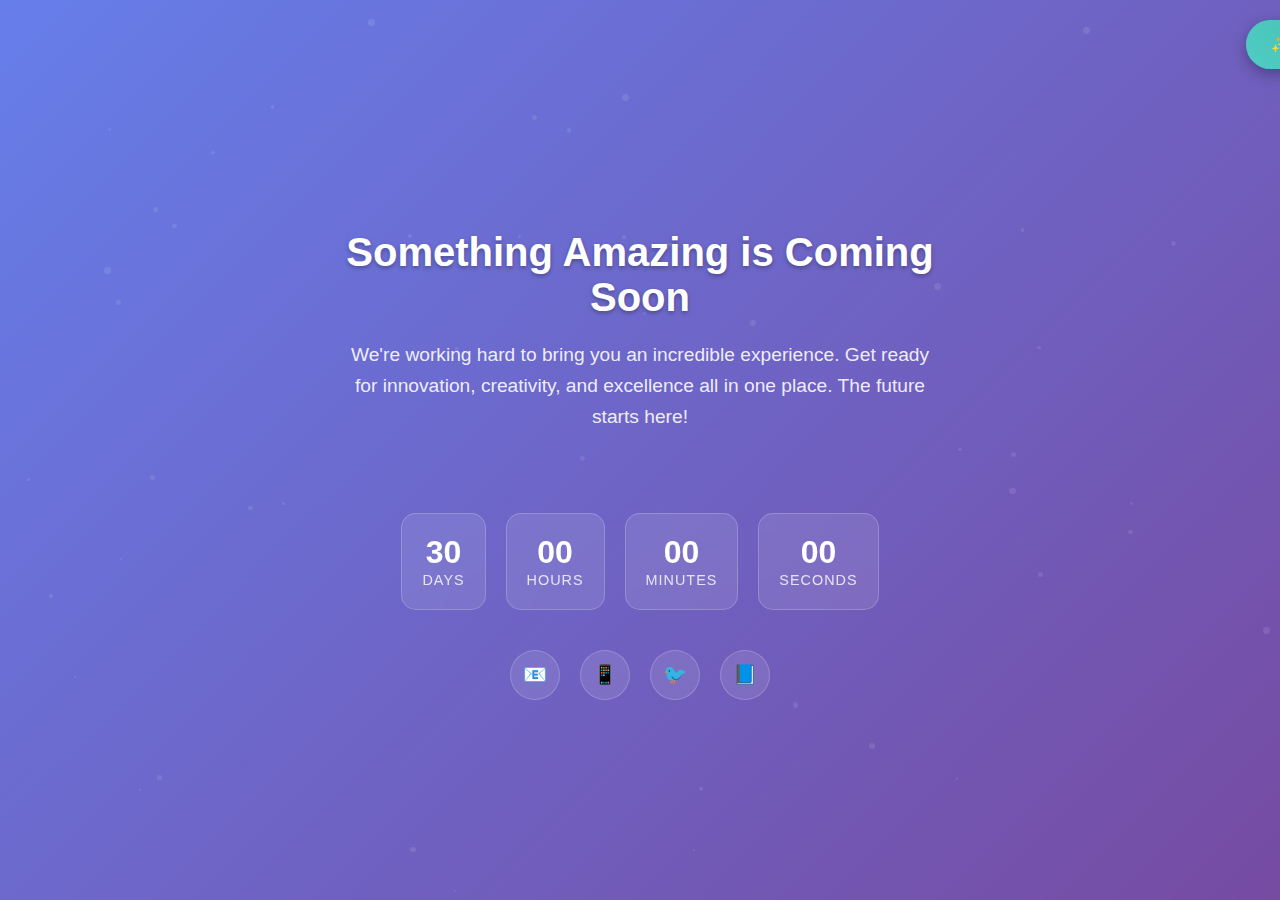
<file: projects/comeingsoon.html>
<!DOCTYPE html>
<html lang="en">
<head>
    <meta charset="UTF-8">
    <meta name="viewport" content="width=device-width, initial-scale=1.0">
    <title>Coming Soon - Something Amazing is Coming</title>
    <style>
        * {
            margin: 0;
            padding: 0;
            box-sizing: border-box;
        }

        body {
            font-family: 'Arial', sans-serif;
            background: linear-gradient(135deg, #667eea 0%, #764ba2 100%);
            min-height: 100vh;
            overflow-x: hidden;
            position: relative;
        }

        /* Animated background particles */
        .particles {
            position: absolute;
            top: 0;
            left: 0;
            width: 100%;
            height: 100%;
            overflow: hidden;
            z-index: 1;
        }

        .particle {
            position: absolute;
            background: rgba(255, 255, 255, 0.1);
            border-radius: 50%;
            animation: float 6s ease-in-out infinite;
        }

        @keyframes float {
            0%, 100% { transform: translateY(0px) rotate(0deg); }
            50% { transform: translateY(-20px) rotate(180deg); }
        }

        /* Main container */
        .container {
            position: relative;
            z-index: 2;
            min-height: 100vh;
            display: flex;
            flex-direction: column;
            justify-content: center;
            align-items: center;
            padding: 20px;
            text-align: center;
        }

        /* Logo/Brand */
        .logo {
            margin-bottom: 30px;
            animation: fadeInDown 1s ease-out;
        }

        .logo h1 {
            font-size: 3rem;
            color: white;
            font-weight: bold;
            text-shadow: 0 4px 8px rgba(0, 0, 0, 0.3);
            background: linear-gradient(45deg, #ff6b6b, #4ecdc4, #45b7d1);
            background-size: 200% 200%;
            -webkit-background-clip: text;
            -webkit-text-fill-color: transparent;
            background-clip: text;
            animation: gradientShift 3s ease infinite;
        }

        @keyframes gradientShift {
            0%, 100% { background-position: 0% 50%; }
            50% { background-position: 100% 50%; }
        }

        /* Main content */
        .main-content {
            max-width: 600px;
            margin-bottom: 50px;
            animation: fadeInUp 1s ease-out 0.3s both;
        }

        .main-content h2 {
            font-size: 2.5rem;
            color: white;
            margin-bottom: 20px;
            text-shadow: 0 2px 4px rgba(0, 0, 0, 0.3);
        }

        .main-content p {
            font-size: 1.2rem;
            color: rgba(255, 255, 255, 0.9);
            line-height: 1.6;
            margin-bottom: 30px;
        }

        /* Countdown timer */
        .countdown {
            display: flex;
            justify-content: center;
            gap: 20px;
            margin-bottom: 40px;
            animation: fadeInUp 1s ease-out 0.6s both;
        }

        .time-unit {
            background: rgba(255, 255, 255, 0.1);
            backdrop-filter: blur(10px);
            border: 1px solid rgba(255, 255, 255, 0.2);
            border-radius: 15px;
            padding: 20px;
            min-width: 80px;
            transition: transform 0.3s ease, box-shadow 0.3s ease;
        }

        .time-unit:hover {
            transform: translateY(-5px);
            box-shadow: 0 10px 25px rgba(0, 0, 0, 0.3);
        }

        .time-unit .number {
            font-size: 2rem;
            font-weight: bold;
            color: white;
            display: block;
        }

        .time-unit .label {
            font-size: 0.9rem;
            color: rgba(255, 255, 255, 0.8);
            text-transform: uppercase;
            letter-spacing: 1px;
        }

        /* Email subscription */
        .subscription {
            animation: fadeInUp 1s ease-out 0.9s both;
            margin-bottom: 30px;
        }

        .subscription h3 {
            color: white;
            margin-bottom: 20px;
            font-size: 1.3rem;
        }

        .email-form {
            display: flex;
            max-width: 400px;
            margin: 0 auto;
            gap: 10px;
        }

        .email-input {
            flex: 1;
            padding: 15px 20px;
            border: none;
            border-radius: 50px;
            background: rgba(255, 255, 255, 0.9);
            font-size: 1rem;
            outline: none;
            transition: all 0.3s ease;
        }

        .email-input:focus {
            background: white;
            box-shadow: 0 0 20px rgba(255, 255, 255, 0.3);
        }

        .submit-btn {
            padding: 15px 30px;
            background: linear-gradient(45deg, #ff6b6b, #4ecdc4);
            color: white;
            border: none;
            border-radius: 50px;
            font-size: 1rem;
            font-weight: bold;
            cursor: pointer;
            transition: all 0.3s ease;
            text-transform: uppercase;
            letter-spacing: 1px;
        }

        .submit-btn:hover {
            transform: scale(1.05);
            box-shadow: 0 5px 15px rgba(0, 0, 0, 0.3);
        }

        /* Social links */
        .social-links {
            display: flex;
            gap: 20px;
            justify-content: center;
            animation: fadeInUp 1s ease-out 1.2s both;
        }

        .social-link {
            width: 50px;
            height: 50px;
            background: rgba(255, 255, 255, 0.1);
            border-radius: 50%;
            display: flex;
            align-items: center;
            justify-content: center;
            color: white;
            text-decoration: none;
            font-size: 1.2rem;
            transition: all 0.3s ease;
            border: 1px solid rgba(255, 255, 255, 0.2);
        }

        .social-link:hover {
            background: rgba(255, 255, 255, 0.2);
            transform: translateY(-3px);
            box-shadow: 0 5px 15px rgba(0, 0, 0, 0.3);
        }

        /* Animations */
        @keyframes fadeInDown {
            from {
                opacity: 0;
                transform: translateY(-30px);
            }
            to {
                opacity: 1;
                transform: translateY(0);
            }
        }

        @keyframes fadeInUp {
            from {
                opacity: 0;
                transform: translateY(30px);
            }
            to {
                opacity: 1;
                transform: translateY(0);
            }
        }

        /* Responsive design */
        @media (max-width: 768px) {
            .logo h1 {
                font-size: 2.5rem;
            }

            .main-content h2 {
                font-size: 2rem;
            }

            .main-content p {
                font-size: 1.1rem;
            }

            .countdown {
                gap: 15px;
                flex-wrap: wrap;
            }

            .time-unit {
                min-width: 70px;
                padding: 15px;
            }

            .time-unit .number {
                font-size: 1.5rem;
            }

            .email-form {
                flex-direction: column;
                gap: 15px;
            }

            .submit-btn {
                padding: 15px;
            }
        }

        @media (max-width: 480px) {
            .container {
                padding: 15px;
            }

            .logo h1 {
                font-size: 2rem;
            }

            .main-content h2 {
                font-size: 1.8rem;
            }

            .main-content p {
                font-size: 1rem;
            }

            .countdown {
                gap: 10px;
            }

            .time-unit {
                min-width: 60px;
                padding: 12px;
            }

            .time-unit .number {
                font-size: 1.3rem;
            }

            .time-unit .label {
                font-size: 0.8rem;
            }
        }

        /* Success message */
        .success-message {
            position: fixed;
            top: 20px;
            right: 20px;
            background: linear-gradient(45deg, #4ecdc4, #44a08d);
            color: white;
            padding: 15px 25px;
            border-radius: 50px;
            transform: translateX(400px);
            transition: all 0.5s ease;
            z-index: 1000;
            box-shadow: 0 5px 15px rgba(0, 0, 0, 0.3);
        }

        .success-message.show {
            transform: translateX(0);
        }
    </style>
</head>
<body>
    <!-- Animated background particles -->
    <div class="particles" id="particles"></div>

    <!-- Success message -->
    <div class="success-message" id="successMessage">
        ✨ Thanks for subscribing! We'll keep you updated.
    </div>

    <div class="container">
        <!-- Logo/Brand -->
        <div class="logo">
           
        </div>

        <!-- Main content -->
        <div class="main-content">
            <h2>Something Amazing is Coming Soon</h2>
            <p>We're working hard to bring you an incredible experience. Get ready for innovation, creativity, and excellence all in one place. The future starts here!</p>
        </div>

        <!-- Countdown timer -->
        <div class="countdown" id="countdown">
            <div class="time-unit">
                <span class="number" id="days">00</span>
                <span class="label">Days</span>
            </div>
            <div class="time-unit">
                <span class="number" id="hours">00</span>
                <span class="label">Hours</span>
            </div>
            <div class="time-unit">
                <span class="number" id="minutes">00</span>
                <span class="label">Minutes</span>
            </div>
            <div class="time-unit">
                <span class="number" id="seconds">00</span>
                <span class="label">Seconds</span>
            </div>
        </div>

       
        <!-- Social links -->
        <div class="social-links">
            <a href="#" class="social-link">📧</a>
            <a href="#" class="social-link">📱</a>
            <a href="#" class="social-link">🐦</a>
            <a href="#" class="social-link">📘</a>
        </div>
    </div>

    <script>
        // Create animated particles
        function createParticles() {
            const particlesContainer = document.getElementById('particles');
            const particleCount = 50;

            for (let i = 0; i < particleCount; i++) {
                const particle = document.createElement('div');
                particle.className = 'particle';
                
                const size = Math.random() * 5 + 2;
                const left = Math.random() * 100;
                const animationDelay = Math.random() * 6;
                const animationDuration = Math.random() * 3 + 3;

                particle.style.width = size + 'px';
                particle.style.height = size + 'px';
                particle.style.left = left + '%';
                particle.style.top = Math.random() * 100 + '%';
                particle.style.animationDelay = animationDelay + 's';
                particle.style.animationDuration = animationDuration + 's';

                particlesContainer.appendChild(particle);
            }
        }

        // Countdown timer
        function startCountdown() {
            // Set launch date (30 days from now)
            const launchDate = new Date();
            launchDate.setDate(launchDate.getDate() + 30);

            function updateCountdown() {
                const now = new Date().getTime();
                const distance = launchDate.getTime() - now;

                const days = Math.floor(distance / (1000 * 60 * 60 * 24));
                const hours = Math.floor((distance % (1000 * 60 * 60 * 24)) / (1000 * 60 * 60));
                const minutes = Math.floor((distance % (1000 * 60 * 60)) / (1000 * 60));
                const seconds = Math.floor((distance % (1000 * 60)) / 1000);

                document.getElementById('days').textContent = days.toString().padStart(2, '0');
                document.getElementById('hours').textContent = hours.toString().padStart(2, '0');
                document.getElementById('minutes').textContent = minutes.toString().padStart(2, '0');
                document.getElementById('seconds').textContent = seconds.toString().padStart(2, '0');

                if (distance < 0) {
                    clearInterval(countdownInterval);
                    document.getElementById('countdown').innerHTML = '<h2 style="color: white;">🎉 We\'re Live! 🎉</h2>';
                }
            }

            updateCountdown();
            const countdownInterval = setInterval(updateCountdown, 1000);
        }

        // Email form submission
        function handleEmailSubmission() {
            const emailForm = document.getElementById('emailForm');
            const successMessage = document.getElementById('successMessage');

            emailForm.addEventListener('submit', function(e) {
                e.preventDefault();
                
                const emailInput = emailForm.querySelector('.email-input');
                const email = emailInput.value;

                // Simple email validation
                if (email && email.includes('@')) {
                    // Show success message
                    successMessage.classList.add('show');
                    
                    // Clear form
                    emailInput.value = '';
                    
                    // Hide success message after 3 seconds
                    setTimeout(() => {
                        successMessage.classList.remove('show');
                    }, 3000);
                    
                    // Here you would typically send the email to your server
                    console.log('Email submitted:', email);
                }
            });
        }

        // Add hover effects to time units
        function addInteractiveEffects() {
            const timeUnits = document.querySelectorAll('.time-unit');
            
            timeUnits.forEach(unit => {
                unit.addEventListener('mouseenter', function() {
                    this.style.background = 'rgba(255, 255, 255, 0.2)';
                });
                
                unit.addEventListener('mouseleave', function() {
                    this.style.background = 'rgba(255, 255, 255, 0.1)';
                });
            });
        }

        // Add smooth scrolling effect to social links
        function addSocialEffects() {
            const socialLinks = document.querySelectorAll('.social-link');
            
            socialLinks.forEach(link => {
                link.addEventListener('click', function(e) {
                    e.preventDefault();
                    
                    // Add click animation
                    this.style.transform = 'translateY(-3px) scale(0.95)';
                    setTimeout(() => {
                        this.style.transform = 'translateY(-3px) scale(1)';
                    }, 150);
                });
            });
        }

        // Initialize everything when the page loads
        document.addEventListener('DOMContentLoaded', function() {
            createParticles();
            startCountdown();
            handleEmailSubmission();
            addInteractiveEffects();
            addSocialEffects();
        });

        // Add window resize handler for responsive particles
        window.addEventListener('resize', function() {
            const particlesContainer = document.getElementById('particles');
            particlesContainer.innerHTML = '';
            createParticles();
        });
    </script>
</body>
</html>
</file>
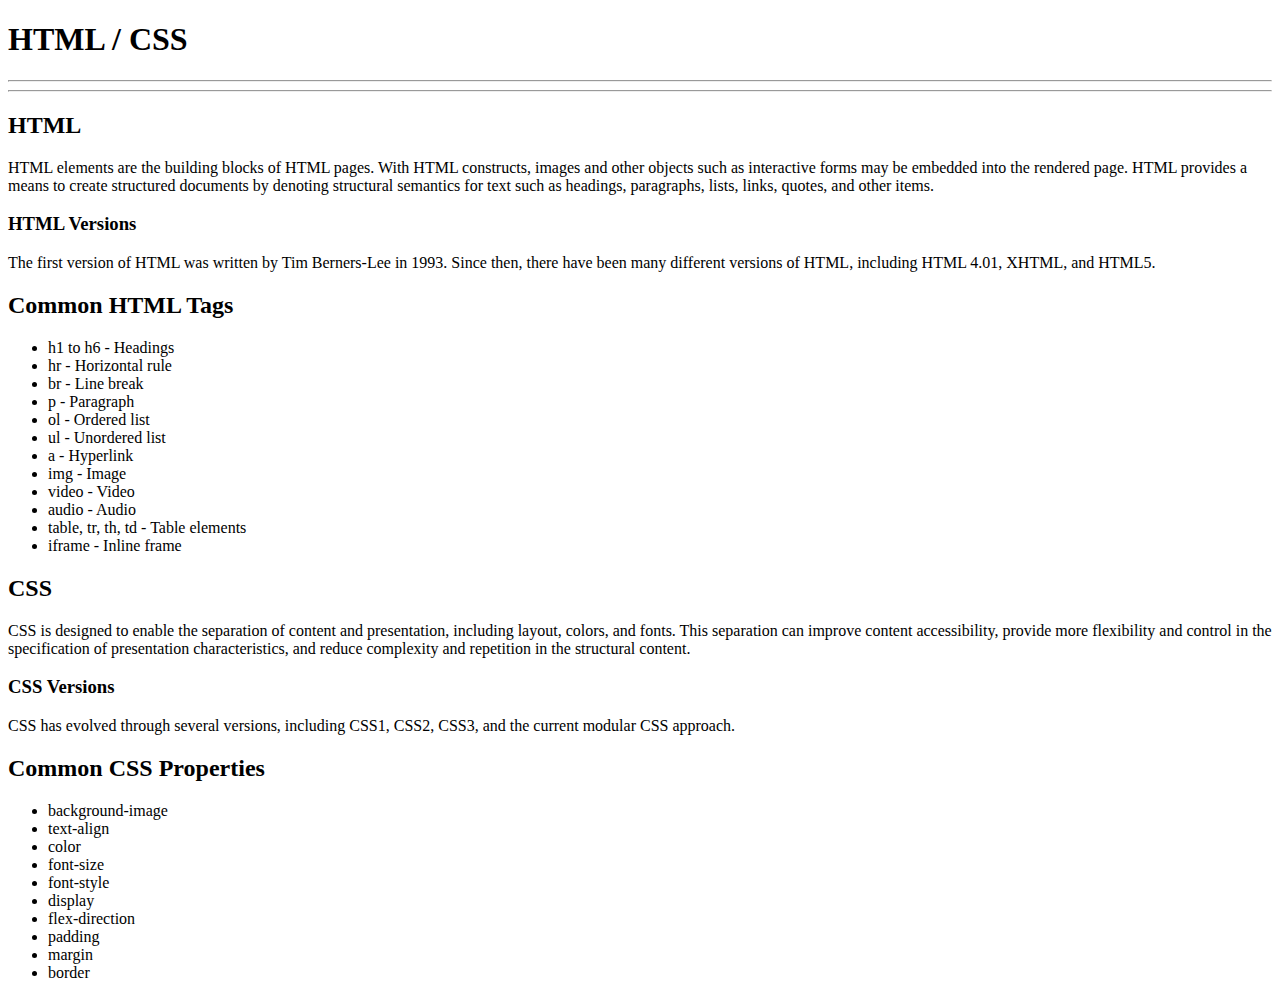
<file: projects/cssinf.html>
<!DOCTYPE html>
<html lang="en">
<head>
    <meta charset="UTF-8">
    <meta name="viewport" content="width=device-width, initial-scale=1.0">
    <title>HTML / CSS Information</title>
</head>
<body>
    <!-- Main heading -->
    <h1>HTML / CSS</h1>
    
    <!-- Horizontal rules for visual separation -->
    <hr>
    <hr>
    
    <!-- HTML section -->
    <section>
        <h2>HTML</h2>
        
        <!-- Paragraph about HTML -->
        <p>HTML elements are the building blocks of HTML pages. With HTML constructs, images and other objects such as interactive forms may be embedded into the rendered page. HTML provides a means to create structured documents by denoting structural semantics for text such as headings, paragraphs, lists, links, quotes, and other items.</p>
        
        <!-- HTML versions -->
        <h3>HTML Versions</h3>
        <!-- Consider replacing the image with a table or list of versions -->
        <p>The first version of HTML was written by Tim Berners-Lee in 1993. Since then, there have been many different versions of HTML, including HTML 4.01, XHTML, and HTML5.</p>
    </section>
    
    <!-- HTML Tags section -->
    <section>
        <h2>Common HTML Tags</h2>
        <ul>
            <li>h1 to h6 - Headings</li>
            <li>hr - Horizontal rule</li>
            <li>br - Line break</li>
            <li>p - Paragraph</li>
            <li>ol - Ordered list</li>
            <li>ul - Unordered list</li>
            <li>a - Hyperlink</li>
            <li>img - Image</li>
            <li>video - Video</li>
            <li>audio - Audio</li>
            <li>table, tr, th, td - Table elements</li>
            <li>iframe - Inline frame</li>
        </ul>
    </section>
    
    <!-- CSS section -->
    <section>
        <h2>CSS</h2>
        
        <!-- Paragraph about CSS -->
        <p>CSS is designed to enable the separation of content and presentation, including layout, colors, and fonts. This separation can improve content accessibility, provide more flexibility and control in the specification of presentation characteristics, and reduce complexity and repetition in the structural content.</p>
        
        <!-- CSS versions -->
        <h3>CSS Versions</h3>
        <!-- Consider replacing the image with a table or list of versions -->
        <p>CSS has evolved through several versions, including CSS1, CSS2, CSS3, and the current modular CSS approach.</p>
    </section>
    
    <!-- CSS Properties section -->
    <section>
        <h2>Common CSS Properties</h2>
        <ul>
            <li>background-image</li>
            <li>text-align</li>
            <li>color</li>
            <li>font-size</li>
            <li>font-style</li>
            <li>display</li>
            <li>flex-direction</li>
            <li>padding</li>
            <li>margin</li>
            <li>border</li>
        </ul>
    </section>
</body>
</html>
</file>
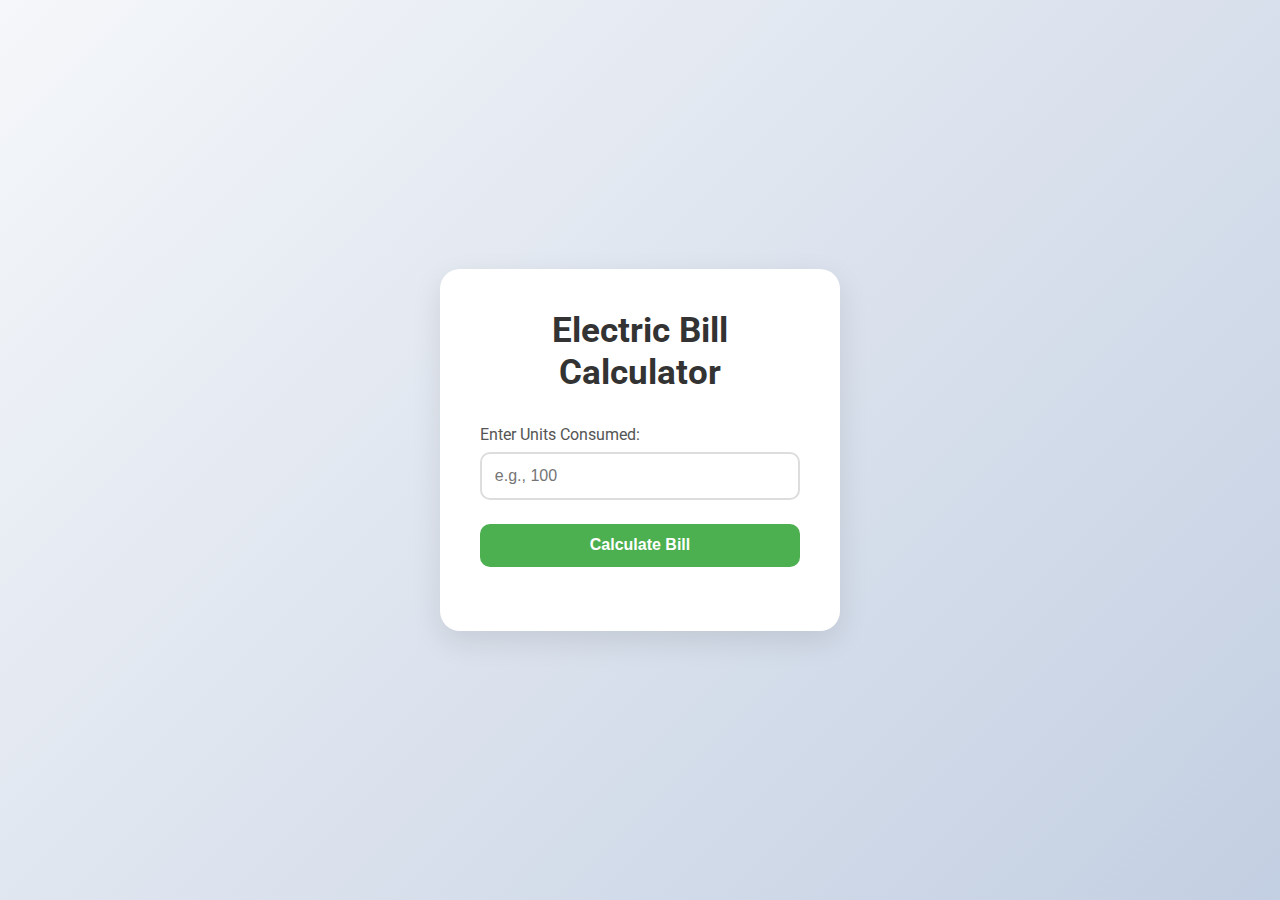
<file: projects/electricbill.html>
<!DOCTYPE html>
<html lang="en">
<head>
    <meta charset="UTF-8">
    <!-- Ensures proper rendering and touch zooming for all devices -->
    <meta name="viewport" content="width=device-width, initial-scale=1.0">
    <title>Electric Bill Calculator</title>
    <!-- Link to external CSS file -->
    <link rel="stylesheet" href="electricbill.css">
      <!-- Link to external JavaScript file -->
      <script src="electricbill.js"></script>
    <!-- Google Fonts for improved typography -->

    <link href="https://fonts.googleapis.com/css2?family=Roboto:wght@300;400;700&display=swap" rel="stylesheet">
</head>
<body>
    <!-- Main container for the application -->
    <div class="container">
        <header>
            <h1>Electric Bill Calculator</h1>
        </header>
        <main>
            <!-- Form for user input -->
            <div class="input-group">
                <label for="units">Enter Units Consumed:</label>
                <input type="number" id="units" placeholder="e.g., 100" min="0">
            </div>
            <!-- Button to trigger calculation -->
            <button id="calculateBtn">Calculate Bill</button>
            <!-- Result display area -->
            <div id="result" class="hidden"></div>
        </main>
    </div>
  
</body>
</html>
</file>
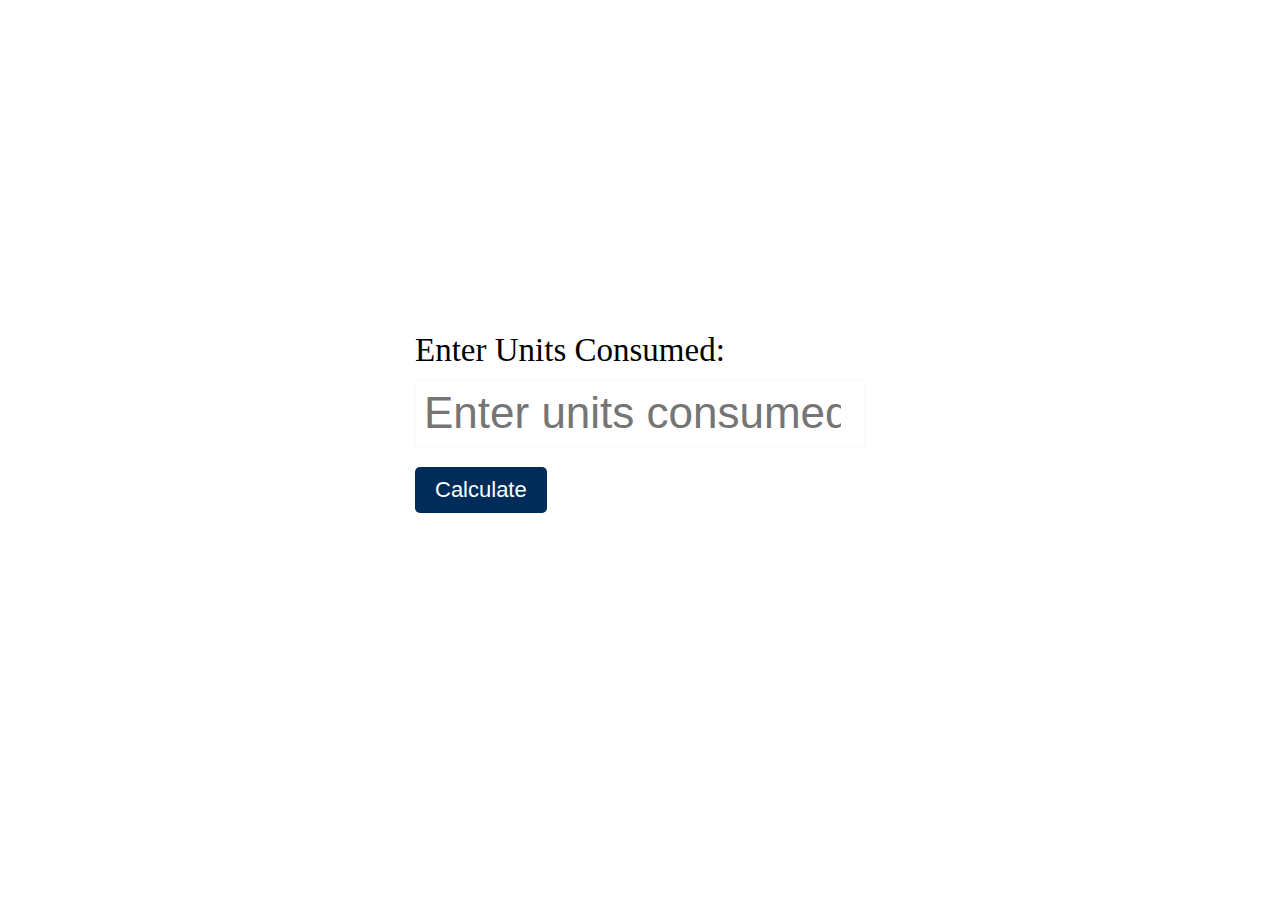
<file: projects/electricbills.html>
<!DOCTYPE html>
<html lang="en">

<head>
    <meta charset="UTF-8">
    <meta name="viewport" content="width=device-width, initial-scale=1.0">
    <title>Electric Bill Calculator</title>
    <style>
        /* Styling for the entire body */
        body {
            background-image: url("https://www.thishomemadelife.com/wp-content/uploads/2020/08/word-image-4-1024x682.jpeg");
            background-repeat: no-repeat;
            background-size: cover;
            background-position: center;
            background-attachment: fixed;
        }

        /* button styling */
        button {
            background-color: #002c5a;
            color: #fff;
            border: none;
            font-size: 22px;
            padding: 10px 20px;
            cursor: pointer;
            border-radius: 5px;
        }

        /* button hover */
        button:hover {
            background-color: #0056b3;
        }

        /* Container styling */
        .container {
            max-width: 450px;
            margin: 50px auto;
            height: 430px;
            background-color: rgba(127, 255, 212, 0);
            /* Background color for the calculator */
            padding: 20px;
            border-radius: 8px;
            box-shadow: 0px 0px 33px rgba(0, 0, 0, 0);
            /* Add shadow effect */
            margin-top: 221px;
            /* Adjust top margin */
        }

        /* Heading styling */
        h2 {
            font-family: 'Segoe UI', Tahoma, Geneva, Verdana, sans-serif;
            font-weight: 700;
            font-size: 44px;
            /* Set font size for the heading */
        }

        /* Label styling */
        label {
            display: block;
            margin-bottom: 10px;
            font-size: 33px;
            margin-top: 91px;
            /* Set font size for labels */
        }

        /* Input field styling */
        input[type="number"] {
            width: 100%;
            padding: 8px;
            border: 1px solid #cccccc1e;
            border-radius: 4px;
            box-sizing: border-box;
            margin-bottom: 20px;
            font-size: 44px;
            /* Set font size for input fields */
        }

        /* Result display styling */
        #result {
            margin-top: 20px;
            text-align: center;
            font-size: 32px;
            /* Set font size for result */
            font-family: 'Franklin Gothic Medium', 'Arial Narrow', Arial, sans-serif;
        }

        @media only screen and (max-width: 1200px) {


            body {
                background-image: url("https://www.thishomemadelife.com/wp-content/uploads/2020/08/word-image-4-1024x682.jpeg");
                background-repeat: no-repeat;
                background-size: cover;
                background-position: center;
                background-attachment: fixed;
            }

            .container {
                max-width: 700px;
                height: 350px;
                margin: 50px auto;
                background-color: #19657e0a;
                padding: 20px;
                border-radius: 8px;
                box-shadow: 0 0 10px rgba(0, 0, 0, 0.1);
                margin-top: 223px;
                box-shadow: 0px 0px 33px white;
                border-radius: 30px;
            }

            h1 {
                text-align: center;
                font-size: 55px;
                margin-top: 120px;
            }

        }
    </style>
    <!-- JavaScript for calculation -->
    <script>
        function calculateBill() {
            // Retrieve units consumed from input field
            let units = parseFloat(document.getElementById('units').value);
            let rate;
            let surcharge;

            // Determine the rate based on different slabs
            if (units <= 50) {
                rate = 0.5;
            } else if (units <= 150) {
                rate = 0.75;
            } else if (units <= 250) {
                rate = 1.25;
            } else if (units <= 251) {
                rate = 1.50; // Unclear condition
            }

            // Calculate bill amount based on rate and units consumed
            let billAmount = units * rate;

            // Apply surcharge if bill amount is greater than zero
            if (billAmount > 0) {
                surcharge = billAmount * 0.2; // Calculate surcharge
                billAmount += surcharge; // Add surcharge to bill amount
            }

            // Update the result paragraph with the calculated bill amount
            document.getElementById('result').innerText = 'Your total bill amount is: ₹' + billAmount.toFixed(2); // Display result with rupee symbol
        }
    </script>
</head>

<body>
    <!-- Calculator container -->
    <div class="container">

        <!-- Label and input field for entering units consumed -->
        <label for="units">Enter Units Consumed:</label>
        <input type="number" id="units" placeholder="Enter units consumed">
        <!-- Button to trigger calculation -->
        <button onclick="calculateBill()">Calculate</button>
        <!-- Paragraph to display the result -->
        <p id="result"></p>
    </div>


</body>

</html>
</file>
<file: assets/index.css>
* {
            margin: 0;
            padding: 0;
            box-sizing: border-box;
        }

        body {
            font-family: 'Segoe UI', Tahoma, Geneva, Verdana, sans-serif;
            line-height: 1.6;
            color: #333;
            background: #ffffff;
        }

        /* Header */
        header {
            background: #0b0c2a;
            color: white;
            padding: 1rem 0;
            position: fixed;
            width: 100%;
            top: 0;
            z-index: 1000;
            box-shadow: 0 2px 20px rgba(11, 12, 42, 0.3);
        }

        nav {
            display: flex;
            justify-content: space-between;
            align-items: center;
            max-width: 1200px;
            margin: 0 auto;
            padding: 0 2rem;
        }

        .logo {
            font-size: 1.8rem;
            font-weight: bold;
            color: #fca311;
            text-decoration: none;
            transition: transform 0.3s ease;
        }

        .logo:hover {
            transform: scale(1.05);
        }

        .nav-center {
            display: flex;
            align-items: center;
            gap: 3rem;
        }

        .nav-links {
            display: flex;
            list-style: none;
            gap: 2rem;
            margin: 0;
        }

        .nav-links a {
            color: white;
            text-decoration: none;
            transition: all 0.3s ease;
            font-weight: 500;
            padding: 0.5rem 1rem;
            border-radius: 5px;
            position: relative;
        }

        .nav-links a:hover {
            color: #fca311;
            transform: translateY(-2px);
        }

        .nav-links a::after {
            content: '';
            position: absolute;
            bottom: -5px;
            left: 50%;
            width: 0;
            height: 2px;
            background: #fca311;
            transition: all 0.3s ease;
            transform: translateX(-50%);
        }

        .nav-links a:hover::after {
            width: 80%;
        }

        /* Dropdown Styles */
        .dropdown {
            position: relative;
        }

        .dropdown-content {
            display: none;
            position: absolute;
            top: 100%;
            left: 0;
            background: #0b0c2a;
            min-width: 200px;
            box-shadow: 0 8px 25px rgba(0, 0, 0, 0.3);
            border-radius: 8px;
            padding: 0.5rem 0;
            margin-top: 0.5rem;
            border: 1px solid rgba(252, 163, 17, 0.2);
        }

        .dropdown:hover .dropdown-content {
            display: block;
            animation: fadeInDown 0.3s ease;
        }

        .dropdown-content a {
            display: block;
            padding: 0.8rem 1.5rem !important;
            color: white !important;
            text-decoration: none;
            transition: all 0.3s ease;
            border-radius: 0 !important;
        }

        .dropdown-content a:hover {
            background: rgba(252, 163, 17, 0.1);
            color: #fca311 !important;
            padding-left: 2rem !important;
        }

        .dropdown-content a::after {
            display: none;
        }

        .dropdown > a i {
            margin-left: 0.5rem;
            transition: transform 0.3s ease;
        }

        .dropdown:hover > a i {
            transform: rotate(180deg);
        }

        /* Resume Button */
        .resume-btn {
            background: linear-gradient(45deg, #fca311, #5e60ce);
            color: white;
            padding: 0.8rem 2rem;
            border: none;
            border-radius: 25px;
            text-decoration: none;
            font-weight: 600;
            font-size: 0.9rem;
            transition: all 0.3s ease;
            display: inline-flex;
            align-items: center;
            gap: 0.5rem;
            box-shadow: 0 4px 15px rgba(252, 163, 17, 0.3);
        }

        .resume-btn:hover {
            transform: translateY(-3px);
            box-shadow: 0 6px 25px rgba(252, 163, 17, 0.4);
            background: linear-gradient(45deg, #5e60ce, #fca311);
        }

        .resume-btn i {
            font-size: 1rem;
        }

        /* Mobile Menu Button */
        .mobile-menu-btn {
            display: none;
            background: none;
            border: none;
            color: white;
            font-size: 1.5rem;
            cursor: pointer;
            padding: 0.5rem;
            border-radius: 5px;
            transition: all 0.3s ease;
        }

        .mobile-menu-btn:hover {
            background: rgba(252, 163, 17, 0.2);
            color: #fca311;
        }
        /* Hero Section */
        .hero {
            background: linear-gradient(135deg, #0b0c2a 0%, #1a1b4a 100%);
            color: white;
            padding: 120px 0 80px;
            text-align: center;
            position: relative;
            overflow: hidden;
            height: 780px;
        }

        .hero::before {
            content: '';
            position: absolute;
            top: 0;
            left: 0;
            right: 0;
            bottom: 0;
            background: url('data:image/svg+xml,<svg xmlns="http://www.w3.org/2000/svg" viewBox="0 0 100 100"><circle cx="20" cy="20" r="1" fill="%23fca311" opacity="0.3"><animate attributeName="opacity" values="0.3;1;0.3" dur="3s" repeatCount="indefinite"/></circle><circle cx="80" cy="30" r="1.5" fill="%235e60ce" opacity="0.4"><animate attributeName="opacity" values="0.4;1;0.4" dur="2s" repeatCount="indefinite"/></circle><circle cx="60" cy="70" r="1" fill="%233b82f6" opacity="0.3"><animate attributeName="opacity" values="0.3;1;0.3" dur="4s" repeatCount="indefinite"/></circle></svg>');
        }

        .hero-content {
            max-width: 800px;
            margin: 0 auto;
            padding: 0 2rem;
            position: relative;
            z-index: 2;
        }

        .hero h1 {
            font-size: 3.5rem;
            margin-bottom: 1rem;
            background: linear-gradient(45deg, #fca311, #5e60ce);
            -webkit-background-clip: text;
            -webkit-text-fill-color: transparent;
            background-clip: text;
        }

        .hero-subtitle {
            font-size: 1.8rem;
            color: #fca311;
            margin-bottom: 1rem;
        }

        .hero p {
            font-size: 1.2rem;
            margin-bottom: 2rem;
            opacity: 0.9;
        }

        .hero-stats {
            display: flex;
            justify-content: center;
            gap: 3rem;
            margin-bottom: 2rem;
            flex-wrap: wrap;
        }

        .stat {
            text-align: center;
        }

        .stat-number {
            font-size: 2.5rem;
            font-weight: bold;
            color: #fca311;
            display: block;
        }

        .stat-label {
            font-size: 0.9rem;
            opacity: 0.8;
        }

        .social-links {
            display: flex;
            justify-content: center;
            gap: 1rem;
            margin-top: 2rem;
        }

        .social-link {
            width: 50px;
            height: 50px;
            border-radius: 50%;
            background: rgba(252, 163, 17, 0.1);
            display: flex;
            align-items: center;
            justify-content: center;
            color: #fca311;
            text-decoration: none;
            transition: all 0.3s ease;
            border: 2px solid rgba(252, 163, 17, 0.3);
        }

        .social-link:hover {
            background: #fca311;
            color: #0b0c2a;
            transform: translateY(-3px);
        }

        /* About Section */
        .about {
            padding: 80px 0;
            background: #ffffff;
            position: relative;
        }

        .container {
            max-width: 1200px;
            margin: 0 auto;
            padding: 0 2rem;
        }

        .section-title {
            text-align: center;
            font-size: 2.5rem;
            margin-bottom: 3rem;
            color: #0b0c2a;
            position: relative;
        }

        .section-title::after {
            content: '';
            position: absolute;
            bottom: -10px;
            left: 50%;
            transform: translateX(-50%);
            width: 60px;
            height: 3px;
            background: linear-gradient(45deg, #fca311, #5e60ce);
        }

        .about-content {
            display: grid;
            grid-template-columns: 1fr 2fr;
            gap: 4rem;
            align-items: center;
        }

        .about-image {
            text-align: center;
        }

        .profile-card {
            background: linear-gradient(135deg, #fca311, #5e60ce);
            padding: 3px;
            border-radius: 20px;
            display: inline-block;
        }

        .profile-inner {
            background: white;
            padding: 2rem;
            border-radius: 18px;
            text-align: center;
        }

        .profile-avatar {
            width: 300px;
            height: 330px;
            border-radius: 50%;
            background: linear-gradient(135deg, #fca311, #5e60ce);
            display: flex;
            align-items: center;
            justify-content: center;
            margin: 0 auto 1rem;
            font-size: 4rem;
            color: white;
        }

        .about-text {
            font-size: 1.1rem;
            line-height: 1.8;
            color: #555;
            margin-bottom: 2rem;
        }

        .skills-grid {
            display: grid;
            grid-template-columns: repeat(auto-fit, minmax(200px, 1fr));
            gap: 1.5rem;
            margin-top: 2rem;
        }

        .skill-item {
            background: linear-gradient(135deg, rgba(252, 163, 17, 0.1), rgba(94, 96, 206, 0.1));
            padding: 1.5rem;
            border-radius: 15px;
            text-align: center;
            border: 1px solid rgba(252, 163, 17, 0.2);
            transition: all 0.3s ease;
        }

        .skill-item:hover {
            transform: translateY(-5px);
            box-shadow: 0 10px 30px rgba(252, 163, 17, 0.2);
        }

        .skill-icon {
            font-size: 2.5rem;
            color: #fca311;
            margin-bottom: 1rem;
        }

        .skill-item h3 {
            color: #0b0c2a;
            margin-bottom: 0.5rem;
        }

        /* Services Section */
        .services {
            padding: 80px 0;
            background: linear-gradient(135deg, #f8f9fa, #e9ecef);
        }

        .services-grid {
            display: grid;
            grid-template-columns: repeat(auto-fit, minmax(300px, 1fr));
            gap: 2rem;
            margin-top: 3rem;
        }

        .service-card {
            background: white;
            padding: 2.5rem;
            border-radius: 20px;
            text-align: center;
            box-shadow: 0 10px 40px rgba(0, 0, 0, 0.1);
            transition: all 0.3s ease;
            border-top: 4px solid #fca311;
        }

        .service-card:hover {
            transform: translateY(-10px);
            box-shadow: 0 20px 60px rgba(0, 0, 0, 0.15);
        }

        .service-icon {
            width: 80px;
            height: 80px;
            border-radius: 50%;
            background: linear-gradient(135deg, #fca311, #5e60ce);
            display: flex;
            align-items: center;
            justify-content: center;
            margin: 0 auto 1.5rem;
            font-size: 2rem;
            color: white;
        }

        .service-card h3 {
            color: #0b0c2a;
            font-size: 1.5rem;
            margin-bottom: 1rem;
        }

        .service-features {
            list-style: none;
            margin-top: 1rem;
        }

        .service-features li {
            padding: 0.5rem 0;
            color: #555;
            position: relative;
            padding-left: 1.5rem;
        }

        .service-features li::before {
            content: '✓';
            position: absolute;
            left: 0;
            color: #5e60ce;
            font-weight: bold;
        }

        /* Projects Section */
        .projects {
            padding: 80px 0;
            background: #ffffff;
        }

        .project-filters {
            display: flex;
            justify-content: center;
            gap: 1rem;
            margin-bottom: 3rem;
            flex-wrap: wrap;
        }

        .filter-btn {
            padding: 0.8rem 2rem;
            border: 2px solid #fca311;
            background: transparent;
            color: #fca311;
            border-radius: 25px;
            cursor: pointer;
            transition: all 0.3s ease;
            font-weight: 500;
        }

        .filter-btn:hover,
        .filter-btn.active {
            background: #fca311;
            color: white;
        }

        .projects-grid {
            display: grid;
            grid-template-columns: repeat(auto-fit, minmax(350px, 1fr));
            gap: 2rem;
            margin-top: 3rem;
        }

        .project-card {
            background: white;
            border-radius: 20px;
            overflow: hidden;
            box-shadow: 0 10px 40px rgba(0, 0, 0, 0.1);
            transition: all 0.3s ease;
            border: 1px solid #f0f0f0;
        }

        .project-card:hover {
            transform: translateY(-8px);
            box-shadow: 0 20px 60px rgba(0, 0, 0, 0.15);
        }

        .project-image {
            height: 200px;
            background: linear-gradient(135deg, #fca311, #5e60ce);
            display: flex;
            align-items: center;
            justify-content: center;
            font-size: 3rem;
            color: white;
        }

        .project-info {
            padding: 2rem;
        }

        .project-title {
            color: #0b0c2a;
            font-size: 1.3rem;
            margin-bottom: 1rem;
        }

        .project-description {
            color: #666;
            margin-bottom: 1.5rem;
            font-size: 0.95rem;
        }

        .project-tags {
            display: flex;
            gap: 0.5rem;
            margin-bottom: 1.5rem;
            flex-wrap: wrap;
        }

        .project-tag {
            background: rgba(94, 96, 206, 0.1);
            color: #5e60ce;
            padding: 0.3rem 0.8rem;
            border-radius: 15px;
            font-size: 0.8rem;
            font-weight: 500;
        }

        .project-links {
            display: flex;
            gap: 1rem;
        }

        .project-link {
            padding: 0.8rem 1.5rem;
            border-radius: 8px;
            text-decoration: none;
            font-weight: 500;
            transition: all 0.3s ease;
            font-size: 0.9rem;
        }

        .project-link.primary {
            background: #3b82f6;
            color: white;
        }

        .project-link.secondary {
            background: transparent;
            color: #5e60ce;
            border: 2px solid #5e60ce;
        }

        .project-link:hover {
            transform: translateY(-2px);
        }

        /* Contact Section */
        .contact {
            padding: 80px 0;
            background: #0b0c2a;
            color: white;
        }

        .contact-grid {
            display: grid;
            grid-template-columns: repeat(auto-fit, minmax(250px, 1fr));
            gap: 2rem;
            margin-top: 3rem;
        }

        .contact-item {
            text-align: center;
            padding: 2rem;
            background: rgba(255, 255, 255, 0.05);
            border-radius: 15px;
            transition: all 0.3s ease;
            border: 1px solid rgba(252, 163, 17, 0.2);
        }

        .contact-item:hover {
            background: rgba(252, 163, 17, 0.1);
            transform: translateY(-5px);
        }

        .contact-icon {
            font-size: 2.5rem;
            color: #fca311;
            margin-bottom: 1rem;
        }

        .contact-item h3 {
            color: #fca311;
            margin-bottom: 0.5rem;
        }

        .contact-item a {
            color: white;
            text-decoration: none;
            transition: color 0.3s ease;
        }

        .contact-item a:hover {
            color: #fca311;
        }

        /* Footer */
        footer {
            background: #0b0c2a;
            color: white;
            text-align: center;
            padding: 2rem 0;
            border-top: 1px solid rgba(252, 163, 17, 0.2);
        }

        /* Responsive Design */
        @media (max-width: 768px) {
            .nav-links {
                display: none;
            }

            .contact-info {
                display: none;
            }

            .hero h1 {
                font-size: 2.5rem;
            }

            .hero-subtitle {
                font-size: 1.4rem;
            }

            .hero-stats {
                gap: 1.5rem;
            }

            .about-content {
                grid-template-columns: 1fr;
                gap: 2rem;
            }

            .skills-grid {
                grid-template-columns: 1fr;
            }

            .project-filters {
                gap: 0.5rem;
            }

            .filter-btn {
                padding: 0.6rem 1.5rem;
                font-size: 0.9rem;
            }
        }

        /* Animations */
        @keyframes fadeInUp {
            from {
                opacity: 0;
                transform: translateY(30px);
            }
            to {
                opacity: 1;
                transform: translateY(0);
            }
        }

        .fade-in-up {
            animation: fadeInUp 0.6s ease forwards;
        }

        /* Smooth scrolling */
        html {
            scroll-behavior: smooth;
        }
</file>
<file: projects/addorsubordiv.css>
/* style  main*/
.main {
    background-color: #CCD3CA;
    height: 500px;
    width: 400px;
}
/* top */
.top {
    background-color: #FFBE98;
    height: 30%;
    width: 100%;
}

/* style */button
button {
    text-align: center;
    font-size: 22px;
    color: black;
    background-color: bisque;

}
/* style  style*/ 
.style {
    background-image: url(https://d1csarkz8obe9u.cloudfront.net/posterpreviews/powerpoint-math-for-kids-background-design-template-9c7101e6f62f51589b70148f650f4f6e_screen.jpg?ts=1701318011);
    background-repeat: no-repeat;
    background-size: cover;
    background-position: center;
    background-attachment: fixed;
}
/* style  st*/
.st {
    padding-left: 455px;

}
/* style ben on*/ 
.ben {
    font-size: 43px;
    background-color: azure;
    text-align: center;
    border-radius: 42vh;
}
/* style  sty*/
.styl {

    text-align: center;
}
/* media */
@media only screen and (max-width: 1200px) {

    .main {
        background-color: #CCD3CA;
        height: 800px;
        width: 500px;
        text-align: center;
        margin-left: -200px;
        
    }


}
</file>
<file: projects/ages.css>
/* Global styles to reset margin, padding and set box-sizing */
    * {
        box-sizing: border-box;
        margin: 0;
        padding: 0;
    }

    /* Style for the body */
    body {
        font-family: 'Arial', sans-serif;
        background-image: url(https://img.freepik.com/free-vector/hand-painted-watercolor-pastel-sky-background_23-2148902771.jpg);
        background-repeat: no-repeat;
        background-size: cover;
        background-position: center;
        background-attachment: fixed;
        display: flex;
        flex-direction: column;
        align-items: center;
        justify-content: center;
        min-height: 100vh;
        padding: 20px;
    }

    /* Header (h1) styles */
    h1 {
        font-size: 2.5rem;
        color: #333;
        background-color: rgba(127, 255, 212, 0.8);
        padding: 15px 30px;
        border-radius: 20px;
        box-shadow: 0 0 15px rgba(0, 0, 0, 0.1);
        margin-bottom: 30px;
        text-align: center;
        backdrop-filter: blur(5px);
    }

    /* Main container styles */
    .main-container {
        width: 90%;
        max-width: 400px;
        background-color: rgba(255, 255, 255, 0.8);
        border-radius: 20px;
        padding: 20px;
        box-shadow: 0 0 20px rgba(0, 0, 0, 0.1);
        backdrop-filter: blur(10px);
    }

    /* Display styles */
    #display {
        width: 100%;
        padding: 20px;
        border-radius: 15px;
        margin-bottom: 20px;
        font-size: 1.5rem;
        color: #fff;
        background-color: #4a4a4a;
        text-align: center;
        min-height: 70px;
        display: flex;
        align-items: center;
        justify-content: center;
        transition: background-color 0.3s ease, color 0.3s ease;
    }

    /* Input styles */
    #numberInput {
        width: 100%;
        padding: 10px;
        font-size: 1.2rem;
        border: 2px solid #ddd;
        border-radius: 10px;
        margin-bottom: 20px;
        transition: border-color 0.3s ease;
    }

    #numberInput:focus {
        border-color: #4CAF50;
        outline: none;
    }

    /* Button styles */
    .button {
        width: 100%;
        padding: 15px;
        font-size: 1.2rem;
        background-color: #4CAF50;
        color: white;
        border: none;
        border-radius: 10px;
        cursor: pointer;
        transition: background-color 0.3s ease, transform 0.2s ease;
    }

    .button:hover {
        background-color: #45a049;
        transform: scale(1.02);
    }

    .button:active {
        background-color: #3e8e41;
    }

    /* Media queries for responsiveness */
    @media screen and (max-width: 600px) {
        h1 {
            font-size: 2rem;
            padding: 10px 20px;
        }

        .main-container {
            width: 95%;
        }

        #display {
            font-size: 1.2rem;
        }

        #numberInput, .button {
            font-size: 1rem;
        }
    }
</file>
<file: projects/calulators.css>
/* Reset default styles and set font */
      * {
        padding: 0;
        margin: 0;
        box-sizing: border-box;
        font-family: Arial, sans-serif;
    }

    /* Body styles */
    body {
        min-height: 100vh;
        display: flex;
        flex-direction: column;
        justify-content: center;
        align-items: center;
        background: linear-gradient(135deg, #3498db, #8e44ad);
        color: white;
    }

    /* Calculator title styles */
    h1 {
        font-size: 2.5rem;
        margin-bottom: 2rem;
        text-shadow: 2px 2px 4px rgba(0, 0, 0, 0.3);
    }

    /* Calculator container styles */
    .calculator {
        padding: 1.5rem;
        box-shadow: 0 10px 25px rgba(0, 0, 0, 0.2);
        border-radius: 15px;
        background-color: rgba(255, 255, 255, 0.1);
        backdrop-filter: blur(10px);
        max-width: 100%;
        width: 330px;
    }

    /* Display input styles */
    .display input {
        width: 100%;
        height: 5rem;
        padding: 1rem;
        border: none;
        outline: none;
        margin-bottom: 1rem;
        background: rgba(255, 255, 255, 0.2);
        color: white;
        font-size: 2rem;
        text-align: right;
        border-radius: 10px;
    }

    /* Button row styles */
    .row {
        display: flex;
        justify-content: space-between;
    }

    /* Button styles */
    button {
        width: 23%;
        height: 3.5rem;
        margin: 0.25rem 0;
        background: rgba(255, 255, 255, 0.2);
        color: white;
        font-size: 1.25rem;
        font-weight: 600;
        border: none;
        border-radius: 10px;
        cursor: pointer;
        transition: background-color 0.2s, transform 0.1s;
    }

    /* Button hover effect */
    button:hover {
        background-color: rgba(255, 255, 255, 0.3);
    }

    /* Button active effect */
    button:active {
        transform: scale(0.95);
    }

    /* Operator button styles */
    .opr {
        background-color: rgba(255, 165, 0, 0.6);
    }

    /* Operator button hover effect */
    .opr:hover {
        background-color: rgba(255, 165, 0, 0.8);
    }

    /* Equals button styles */
    #ecc {
        background-color: rgba(76, 175, 80, 0.6);
    }

    /* Equals button hover effect */
    #ecc:hover {
        background-color: rgba(76, 175, 80, 0.8);
    }

    /* Media queries for responsiveness */
    @media (max-width: 480px) {
        h1 {
            font-size: 2rem;
            margin-bottom: 1.5rem;
        }

        .calculator {
            width: 90%;
            padding: 1rem;
        }

        button {
            font-size: 1rem;
            height: 3rem;
        }

        .display input {
            font-size: 1.5rem;
            height: 4rem;
        }
    }

    @media (max-width: 320px) {
        h1 {
            font-size: 1.75rem;
            margin-bottom: 1rem;
        }

        .calculator {
            width: 95%;
            padding: 0.75rem;
        }

        button {
            font-size: 0.9rem;
            height: 2.75rem;
        }

        .display input {
            font-size: 1.25rem;
            height: 3.5rem;
        }
    }

    @media (min-width: 768px) {
        .calculator {
            width: 400px;
        }

        button {
            font-size: 1.5rem;
            height: 4rem;
        }

        .display input {
            font-size: 2.5rem;
            height: 6rem;
        }
    }
</file>
<file: projects/electricbill.css>
/* Reset default styles and use border-box for easier sizing */
* {
    margin: 0;
    padding: 0;
    box-sizing: border-box;
}

/* Basic body styling and centering content */
body {
    font-family: 'Roboto', sans-serif;
    background: linear-gradient(135deg, #f5f7fa 0%, #c3cfe2 100%);
    display: flex;
    justify-content: center;
    align-items: center;
    min-height: 100vh;
    padding: 20px;
}

/* Main container styling */
.container {
    background-color: #ffffff;
    border-radius: 20px;
    box-shadow: 0 10px 30px rgba(0, 0, 0, 0.1);
    padding: 2.5rem;
    width: 90%;
    max-width: 400px;
}

/* Header styling */
header {
    margin-bottom: 2rem;
    text-align: center;
}

h1 {
    color: #333;
    font-size: 2.2rem;
    margin-bottom: 1rem;
    font-weight: 700;
}

/* Form layout */
.input-group {
    margin-bottom: 1.5rem;
}

/* Label styling */
label {
    display: block;
    color: #555;
    font-size: 1rem;
    margin-bottom: 0.5rem;
}

/* Input field styling */
input {
    width: 100%;
    padding: 0.8rem;
    font-size: 1rem;
    border: 2px solid #ddd;
    border-radius: 10px;
    transition: all 0.3s ease;
}

input:focus {
    outline: none;
    border-color: #4CAF50;
    box-shadow: 0 0 0 3px rgba(76, 175, 80, 0.1);
}

/* Button styling */
button {
    width: 100%;
    background-color: #4CAF50;
    color: white;
    border: none;
    padding: 0.8rem;
    font-size: 1rem;
    border-radius: 10px;
    cursor: pointer;
    transition: all 0.3s ease;
    margin-bottom: 1.5rem;
    font-weight: 700;
}

button:hover {
    background-color: #45a049;
    transform: translateY(-2px);
    box-shadow: 0 5px 15px rgba(0, 0, 0, 0.1);
}

/* Result display styling */
#result {
    margin-top: 1.5rem;
    font-size: 1.2rem;
    font-weight: 700;
    padding: 1rem;
    border-radius: 10px;
    background-color: #e8f5e9;
    color: #2e7d32;
    text-align: center;
    transition: all 0.3s ease;
}

/* Utility class to hide elements */
.hidden {
    display: none;
}

/* Media query for responsive design on smaller screens */
@media (max-width: 480px) {
    .container {
        width: 95%;
        padding: 2rem;
    }

    h1 {
        font-size: 2rem;
    }

    input, button {
        font-size: 0.9rem;
    }
}
</file>
